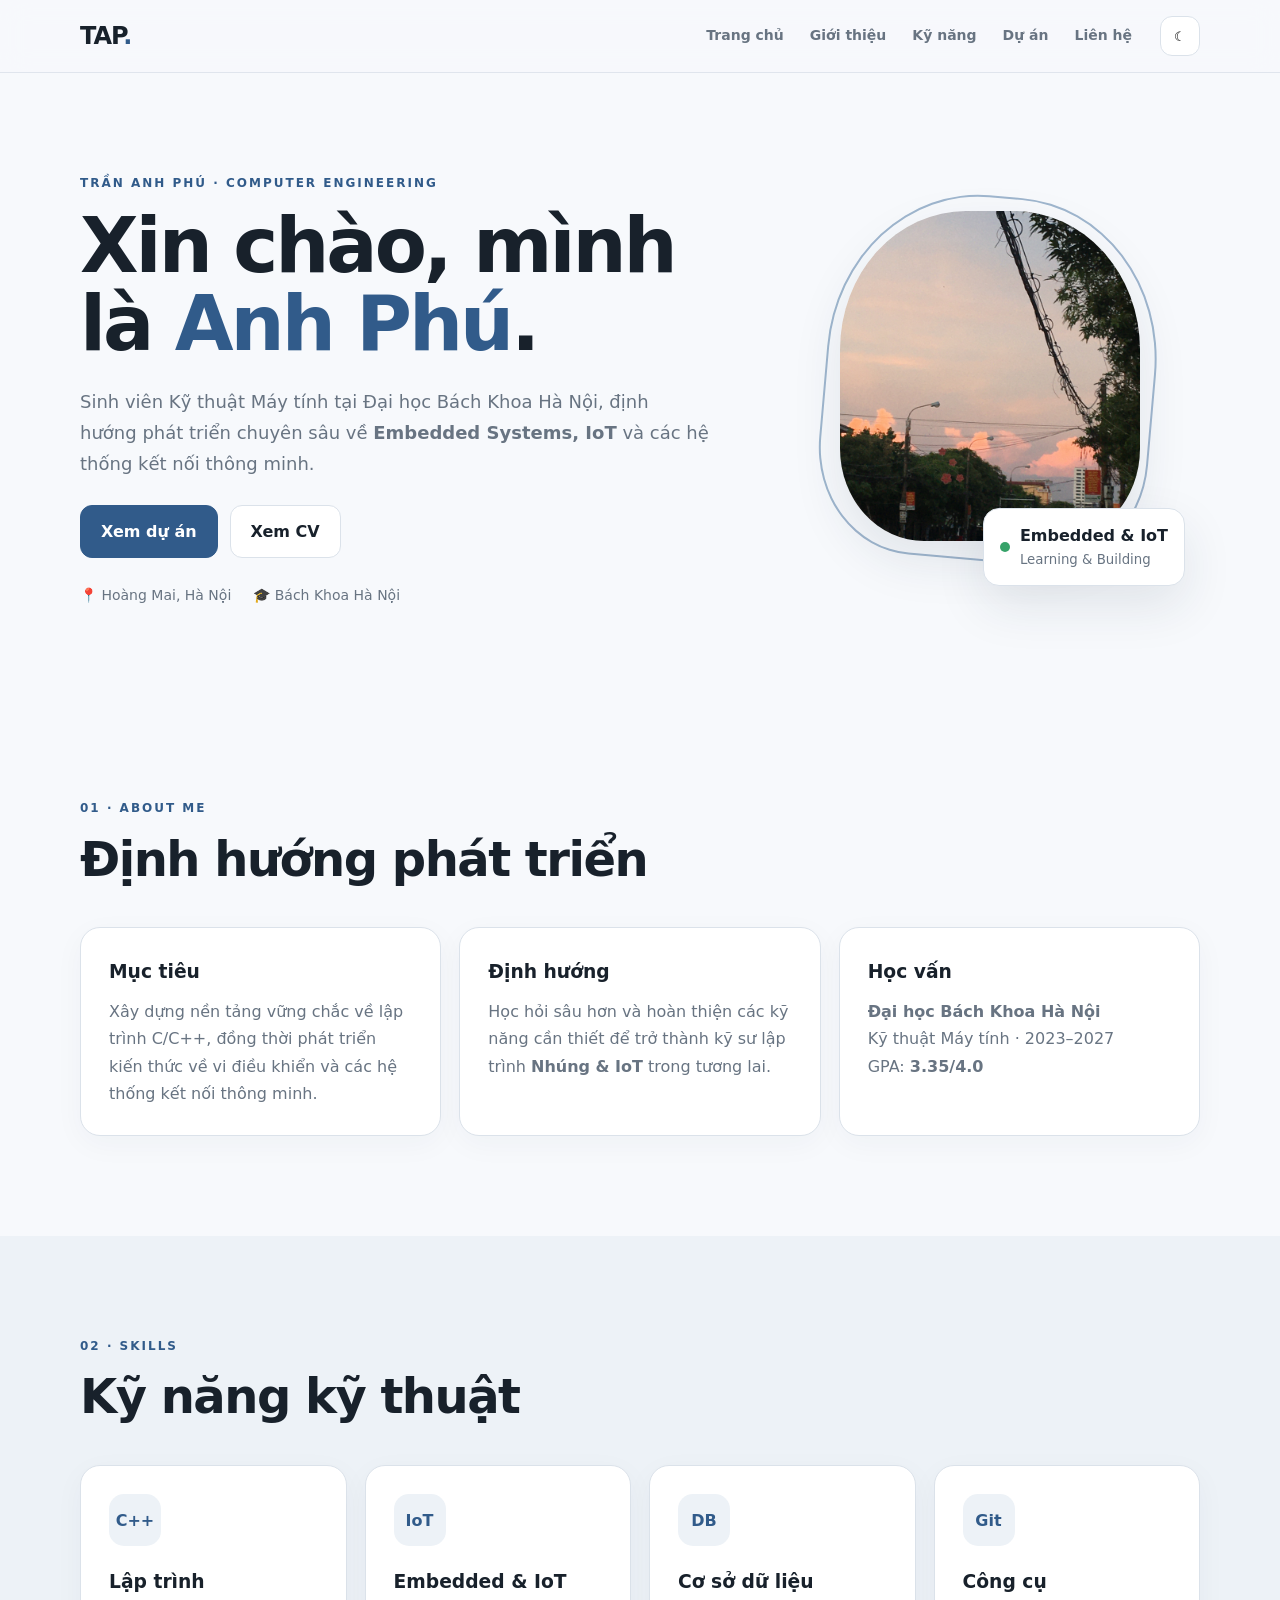
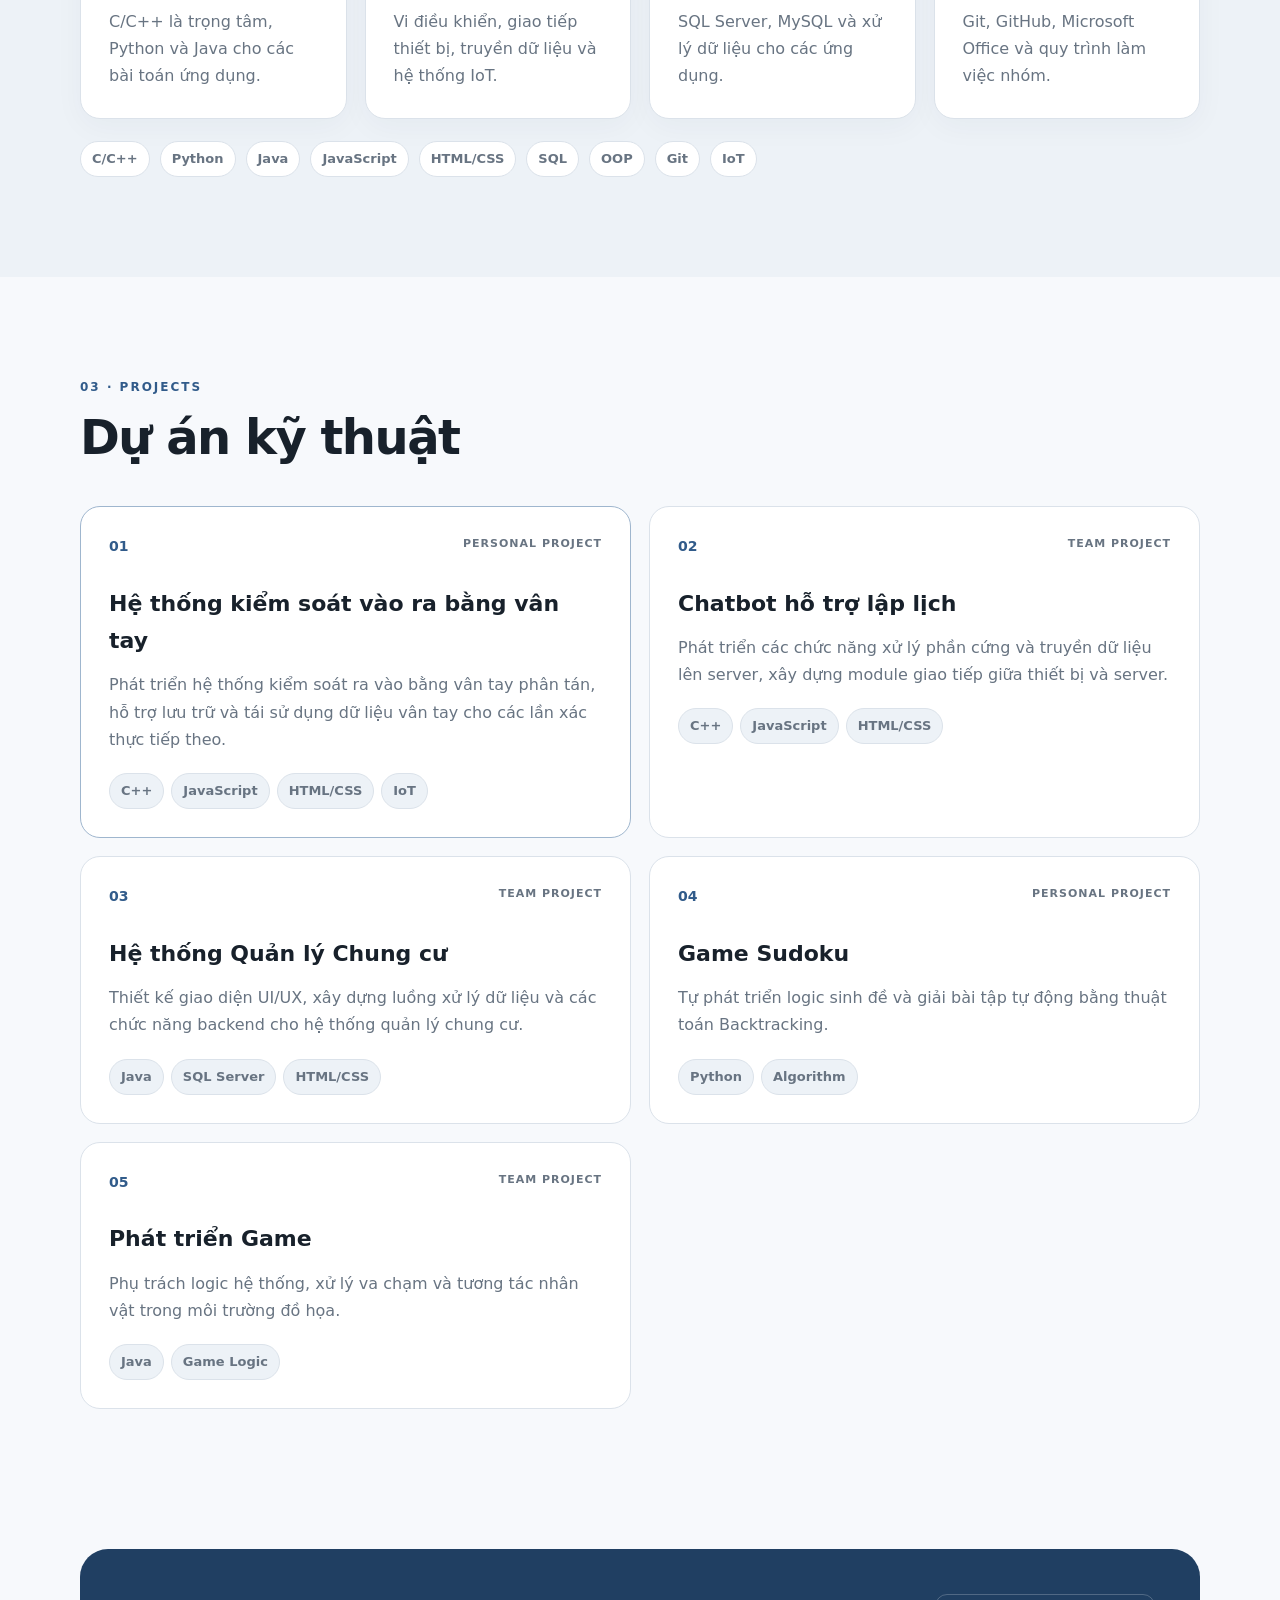
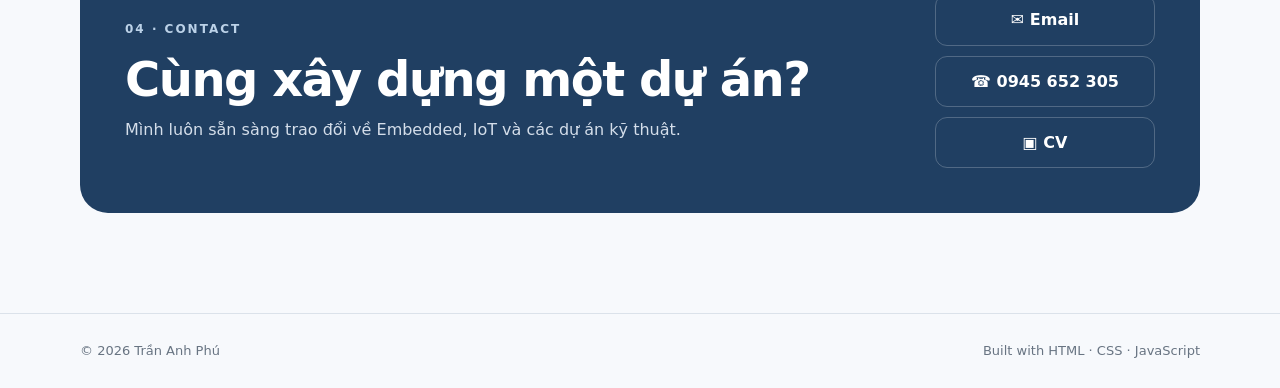
<file: index.html>
<!DOCTYPE html>
<html lang="vi">
<head>
  <meta charset="UTF-8">
  <meta name="viewport" content="width=device-width, initial-scale=1.0">
  <meta name="description" content="Portfolio cá nhân của Trần Anh Phú - Sinh viên Kỹ thuật Máy tính, Embedded & IoT.">
  <title>Trần Anh Phú | Embedded & IoT</title>
  <link rel="stylesheet" href="style.css">
</head>
<body>
  <header class="header">
    <div class="container nav">
      <a class="logo" href="#home">TAP<span>.</span></a>

      <nav id="navMenu">
        <a href="#home">Trang chủ</a>
        <a href="#about">Giới thiệu</a>
        <a href="#skills">Kỹ năng</a>
        <a href="#projects">Dự án</a>
        <a href="#contact">Liên hệ</a>
      </nav>

      <button id="themeBtn" class="theme-btn" aria-label="Đổi giao diện">☾</button>
      <button id="menuBtn" class="menu-btn" aria-label="Mở menu">☰</button>
    </div>
  </header>

  <main>
    <section id="home" class="hero">
      <div class="container hero-grid">
        <div class="hero-text reveal">
          <p class="eyebrow">TRẦN ANH PHÚ · COMPUTER ENGINEERING</p>
          <h1>Xin chào, mình là <span>Anh Phú</span>.</h1>
          <p class="hero-desc">
            Sinh viên Kỹ thuật Máy tính tại Đại học Bách Khoa Hà Nội,
            định hướng phát triển chuyên sâu về <strong>Embedded Systems, IoT</strong>
            và các hệ thống kết nối thông minh.
          </p>

          <div class="hero-actions">
            <a class="btn primary" href="#projects">Xem dự án</a>
            <a class="btn secondary" href="assets/cv.png" target="_blank">Xem CV</a>
          </div>

          <div class="quick-info">
            <span>📍 Hoàng Mai, Hà Nội</span>
            <span>🎓 Bách Khoa Hà Nội</span>
          </div>
        </div>

        <div class="hero-photo reveal">
          <div class="photo-ring"></div>
          <img src="assets/profile.jpg" alt="Ảnh đại diện Trần Anh Phú">
          <div class="floating-card">
            <span class="dot"></span>
            <div>
              <strong>Embedded & IoT</strong>
              <small>Learning & Building</small>
            </div>
          </div>
        </div>
      </div>
    </section>

    <section id="about" class="section">
      <div class="container">
        <div class="section-heading reveal">
          <p class="eyebrow">01 · ABOUT ME</p>
          <h2>Định hướng phát triển</h2>
        </div>

        <div class="about-grid">
          <div class="about-card reveal">
            <h3>Mục tiêu</h3>
            <p>
              Xây dựng nền tảng vững chắc về lập trình C/C++, đồng thời
              phát triển kiến thức về vi điều khiển và các hệ thống kết nối thông minh.
            </p>
          </div>
          <div class="about-card reveal">
            <h3>Định hướng</h3>
            <p>
              Học hỏi sâu hơn và hoàn thiện các kỹ năng cần thiết để trở thành
              kỹ sư lập trình <strong>Nhúng & IoT</strong> trong tương lai.
            </p>
          </div>
          <div class="about-card reveal">
            <h3>Học vấn</h3>
            <p>
              <strong>Đại học Bách Khoa Hà Nội</strong><br>
              Kỹ thuật Máy tính · 2023–2027<br>
              GPA: <strong>3.35/4.0</strong>
            </p>
          </div>
        </div>
      </div>
    </section>

    <section id="skills" class="section section-alt">
      <div class="container">
        <div class="section-heading reveal">
          <p class="eyebrow">02 · SKILLS</p>
          <h2>Kỹ năng kỹ thuật</h2>
        </div>

        <div class="skills-grid">
          <article class="skill-card reveal">
            <div class="skill-icon">C++</div>
            <h3>Lập trình</h3>
            <p>C/C++ là trọng tâm, Python và Java cho các bài toán ứng dụng.</p>
          </article>

          <article class="skill-card reveal">
            <div class="skill-icon">IoT</div>
            <h3>Embedded & IoT</h3>
            <p>Vi điều khiển, giao tiếp thiết bị, truyền dữ liệu và hệ thống IoT.</p>
          </article>

          <article class="skill-card reveal">
            <div class="skill-icon">DB</div>
            <h3>Cơ sở dữ liệu</h3>
            <p>SQL Server, MySQL và xử lý dữ liệu cho các ứng dụng.</p>
          </article>

          <article class="skill-card reveal">
            <div class="skill-icon">Git</div>
            <h3>Công cụ</h3>
            <p>Git, GitHub, Microsoft Office và quy trình làm việc nhóm.</p>
          </article>
        </div>

        <div class="tags reveal">
          <span>C/C++</span><span>Python</span><span>Java</span>
          <span>JavaScript</span><span>HTML/CSS</span><span>SQL</span>
          <span>OOP</span><span>Git</span><span>IoT</span>
        </div>
      </div>
    </section>

    <section id="projects" class="section">
      <div class="container">
        <div class="section-heading reveal">
          <p class="eyebrow">03 · PROJECTS</p>
          <h2>Dự án kỹ thuật</h2>
        </div>

        <div class="projects-grid">
          <article class="project-card featured reveal">
            <div class="project-top">
              <span class="project-number">01</span>
              <span class="project-type">PERSONAL PROJECT</span>
            </div>
            <h3>Hệ thống kiểm soát vào ra bằng vân tay</h3>
            <p>
              Phát triển hệ thống kiểm soát ra vào bằng vân tay phân tán,
              hỗ trợ lưu trữ và tái sử dụng dữ liệu vân tay cho các lần xác thực tiếp theo.
            </p>
            <div class="project-tags"><span>C++</span><span>JavaScript</span><span>HTML/CSS</span><span>IoT</span></div>
          </article>

          <article class="project-card reveal">
            <div class="project-top">
              <span class="project-number">02</span>
              <span class="project-type">TEAM PROJECT</span>
            </div>
            <h3>Chatbot hỗ trợ lập lịch</h3>
            <p>
              Phát triển các chức năng xử lý phần cứng và truyền dữ liệu lên server,
              xây dựng module giao tiếp giữa thiết bị và server.
            </p>
            <div class="project-tags"><span>C++</span><span>JavaScript</span><span>HTML/CSS</span></div>
          </article>

          <article class="project-card reveal">
            <div class="project-top">
              <span class="project-number">03</span>
              <span class="project-type">TEAM PROJECT</span>
            </div>
            <h3>Hệ thống Quản lý Chung cư</h3>
            <p>
              Thiết kế giao diện UI/UX, xây dựng luồng xử lý dữ liệu và
              các chức năng backend cho hệ thống quản lý chung cư.
            </p>
            <div class="project-tags"><span>Java</span><span>SQL Server</span><span>HTML/CSS</span></div>
          </article>

          <article class="project-card reveal">
            <div class="project-top">
              <span class="project-number">04</span>
              <span class="project-type">PERSONAL PROJECT</span>
            </div>
            <h3>Game Sudoku</h3>
            <p>
              Tự phát triển logic sinh đề và giải bài tập tự động
              bằng thuật toán Backtracking.
            </p>
            <div class="project-tags"><span>Python</span><span>Algorithm</span></div>
          </article>

          <article class="project-card reveal">
            <div class="project-top">
              <span class="project-number">05</span>
              <span class="project-type">TEAM PROJECT</span>
            </div>
            <h3>Phát triển Game</h3>
            <p>
              Phụ trách logic hệ thống, xử lý va chạm và tương tác nhân vật
              trong môi trường đồ họa.
            </p>
            <div class="project-tags"><span>Java</span><span>Game Logic</span></div>
          </article>
        </div>
      </div>
    </section>

    <section id="contact" class="section contact-section">
      <div class="container">
        <div class="contact-box reveal">
          <div>
            <p class="eyebrow">04 · CONTACT</p>
            <h2>Cùng xây dựng một dự án?</h2>
            <p>Mình luôn sẵn sàng trao đổi về Embedded, IoT và các dự án kỹ thuật.</p>
          </div>

          <div class="contact-links">
            <a href="mailto:anhphunh25112005@gmail.com">✉ Email</a>
            <a href="tel:0945652305">☎ 0945 652 305</a>
            <a href="assets/cv.png" target="_blank">▣ CV</a>
          </div>
        </div>
      </div>
    </section>
  </main>

  <footer>
    <div class="container footer-inner">
      <span>© 2026 Trần Anh Phú</span>
      <span>Built with HTML · CSS · JavaScript</span>
    </div>
  </footer>

  <script src="script.js"></script>
</body>
</html>
</file>
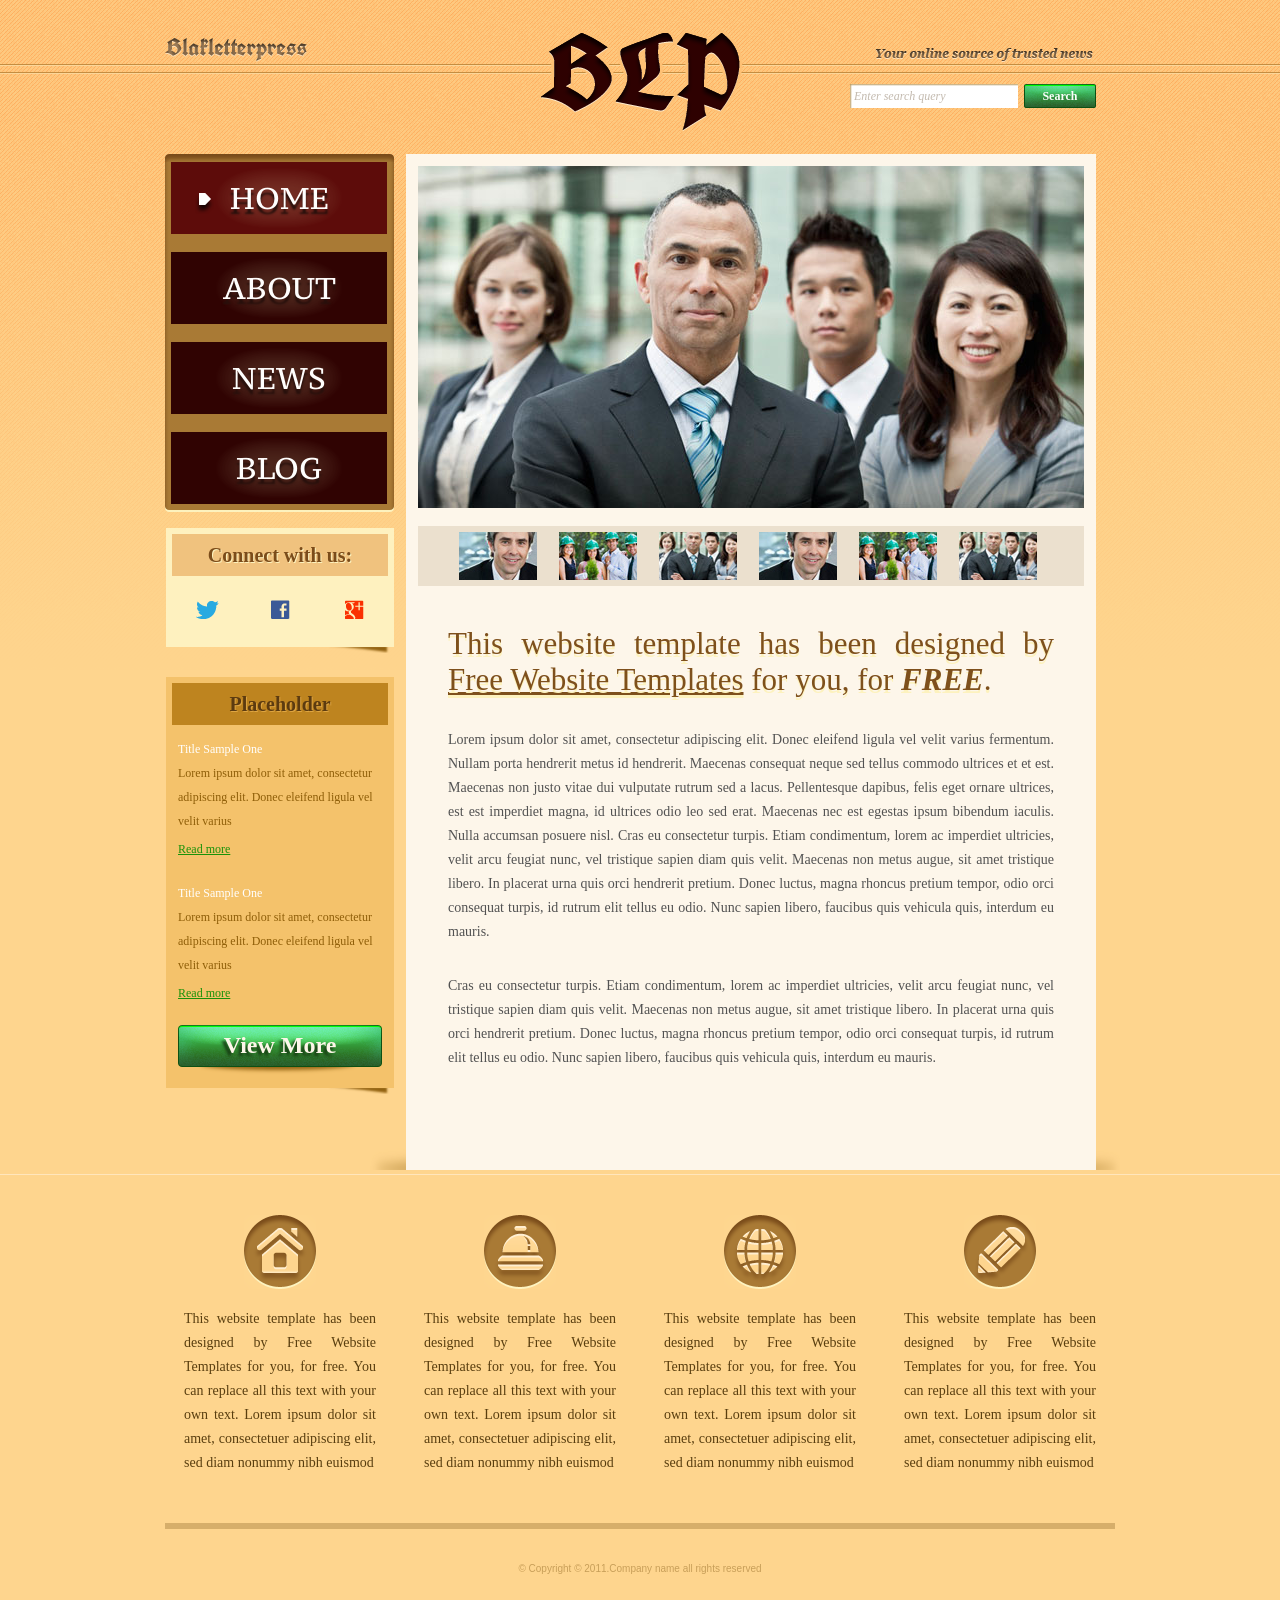
<file: Assigment2/index.html>
<!DOCTYPE html>
<!-- Website template by freewebsitetemplates.com -->
<html>
<head>
	<meta charset="UTF-8">
	<title>Blakletterpress Website Template</title>
	<link rel="stylesheet" href="css/style.css" type="text/css">
</head>
<body>
	<div id="page">
		<div id="header">
			<div id="motto">
				<a href="index.html" class="sitename"><img src="images/blakletterpress.png" height="24" width="142" alt="SiteName"></a>
				<p>
					<img src="images/header-text.png" height="14" width="218" alt="Text">
				</p>
			</div>
			<div id="logo">
				<a href="index.html"><img src="images/logo.png" alt="LOGO"></a>
			</div>
			<div id="searchbar">
				<form action="#" method="post">
					<input type="text" value="Enter search query" class="txtfield" onBlur="javascript:if(this.value==''){this.value=this.defaultValue;}" onFocus="javascript:if(this.value==this.defaultValue){this.value='';}">
					<input type="submit" value="Search" class="btn">
				</form>
			</div>
		</div>
		<div id="contents">
			<div id="main">
				<div id="gallery">
					<div>
						<img src="images/team-large.jpg" alt="Img">
					</div>
					<ul>
						<li>
							<img src="images/smiling.jpg" alt="Img">
						</li>
						<li>
							<img src="images/ecofriends.jpg" alt="Img">
						</li>
						<li>
							<img src="images/team.jpg" alt="Img">
						</li>
						<li>
							<img src="images/smiling.jpg" alt="Img">
						</li>
						<li>
							<img src="images/ecofriends.jpg" alt="Img">
						</li>
						<li>
							<img src="images/team.jpg" alt="Img">
						</li>
					</ul>
				</div>
				<div class="body">
					<h1>This website template has been designed by <a href="http://www.freewebsitetemplates.com/">Free Website Templates</a> for you, for <em>free</em>.</h1>
					<p>
						Lorem ipsum dolor sit amet, consectetur adipiscing elit. Donec eleifend ligula vel velit varius fermentum. Nullam porta hendrerit metus id hendrerit. Maecenas consequat neque sed tellus commodo ultrices et et est. Maecenas non justo vitae dui vulputate rutrum sed a lacus. Pellentesque dapibus, felis eget ornare ultrices, est est imperdiet magna, id ultrices odio leo sed erat. Maecenas nec est egestas ipsum bibendum iaculis. Nulla accumsan posuere nisl. Cras eu consectetur turpis. Etiam condimentum, lorem ac imperdiet ultricies, velit arcu feugiat nunc, vel tristique sapien diam quis velit. Maecenas non metus augue, sit amet tristique libero. In placerat urna quis orci hendrerit pretium. Donec luctus, magna rhoncus pretium tempor, odio orci consequat turpis, id rutrum elit tellus eu odio. Nunc sapien libero, faucibus quis vehicula quis, interdum eu mauris.
					</p>
					<p>
						Cras eu consectetur turpis. Etiam condimentum, lorem ac imperdiet ultricies, velit arcu feugiat nunc, vel tristique sapien diam quis velit. Maecenas non metus augue, sit amet tristique libero. In placerat urna quis orci hendrerit pretium. Donec luctus, magna rhoncus pretium tempor, odio orci consequat turpis, id rutrum elit tellus eu odio. Nunc sapien libero, faucibus quis vehicula quis, interdum eu mauris.
					</p>
				</div>
			</div>
			<div id="sidebar">
				<div id="navigation">
					<div>
						<ul>
							<li class="selected">
								<a href="index.html">Home</a>
							</li>
							<li>
								<a href="about.html">About</a>
							</li>
							<li>
								<a href="news.html">News</a>
							</li>
							<li>
								<a href="blog.html">Blog</a>
							</li>
						</ul>
					</div>
				</div>
				<div class="section">
					<div id="connect">
						<h2>Connect with us:</h2>
						<a href="http://freewebsitetemplates.com/go/twitter/" target="_blank" class="twitter"></a> <a href="http://freewebsitetemplates.com/go/facebook/" target="_blank" class="facebook"></a> <a href="http://freewebsitetemplates.com/go/googleplus/" target="_blank" class="googleplus"></a>
					</div>
				</div>
				<div class="section">
					<div id="posts">
						<h2>Placeholder</h2>
						<ul>
							<li>
								<h5>Title Sample One</h5>
								<p>
									Lorem ipsum dolor sit amet, consectetur adipiscing elit. Donec eleifend ligula vel velit varius
								</p>
								<a href="news.html" class="more">Read more</a>
							</li>
							<li>
								<h5>Title Sample One</h5>
								<p>
									Lorem ipsum dolor sit amet, consectetur adipiscing elit. Donec eleifend ligula vel velit varius
								</p>
								<a href="news.html" class="more">Read more</a>
							</li>
						</ul>
						<a href="news.html" class="btn2">View More</a>
					</div>
				</div>
			</div>
		</div>
		<div id="footer">
			<div>
				<ul id="featured">
					<li>
						<a href="index.html" class="home"></a>
						<p>
							This website template has been designed by Free Website Templates for you, for free. You can replace all this text with your own text. Lorem ipsum dolor sit amet, consectetuer adipiscing elit, sed diam nonummy nibh euismod
						</p>
					</li>
					<li>
						<a href="index.html" class="bell"></a>
						<p>
							This website template has been designed by Free Website Templates for you, for free. You can replace all this text with your own text. Lorem ipsum dolor sit amet, consectetuer adipiscing elit, sed diam nonummy nibh euismod
						</p>
					</li>
					<li>
						<a href="index.html" class="globe"></a>
						<p>
							This website template has been designed by Free Website Templates for you, for free. You can replace all this text with your own text. Lorem ipsum dolor sit amet, consectetuer adipiscing elit, sed diam nonummy nibh euismod
						</p>
					</li>
					<li>
						<a href="index.html" class="pencil"></a>
						<p>
							This website template has been designed by Free Website Templates for you, for free. You can replace all this text with your own text. Lorem ipsum dolor sit amet, consectetuer adipiscing elit, sed diam nonummy nibh euismod
						</p>
					</li>
				</ul>
				<p id="footnote">
					© Copyright © 2011.Company name all rights reserved
				</p>
			</div>
		</div>
	</div>
</body>
</html>
</file>
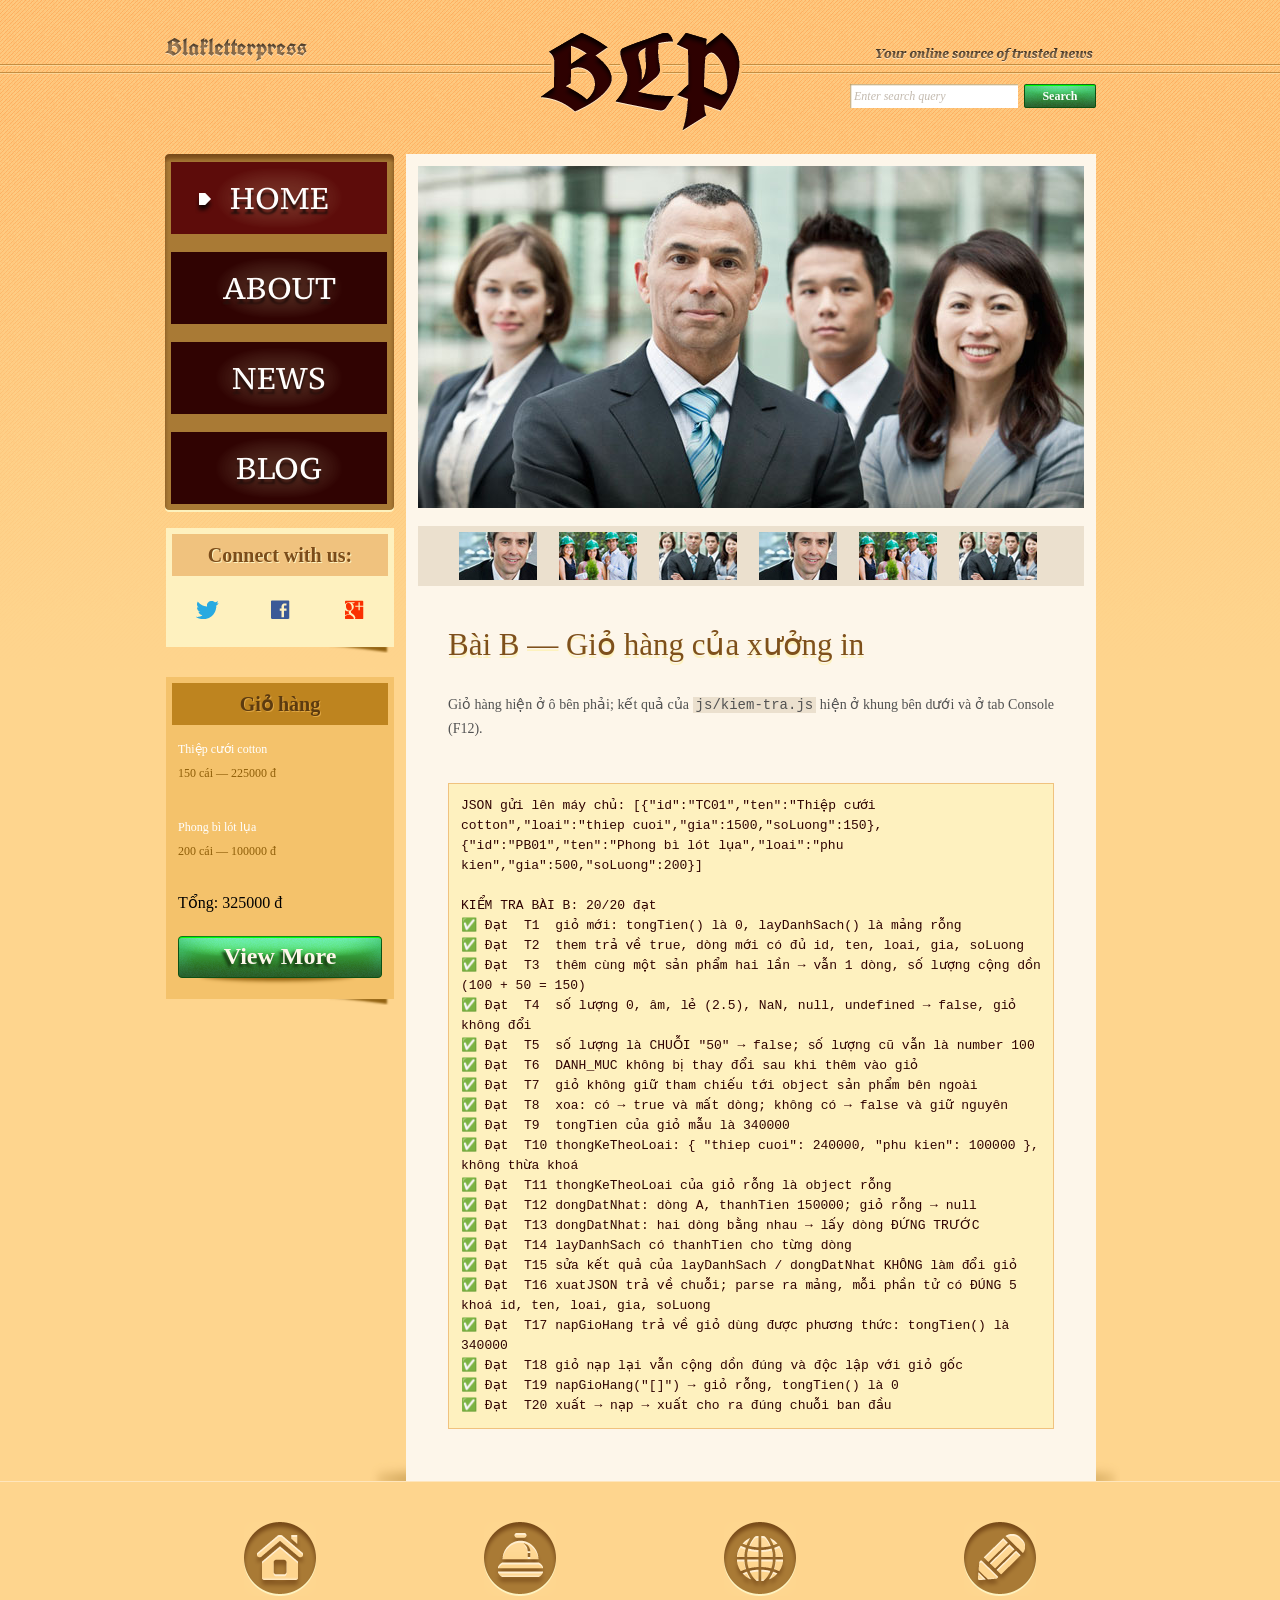
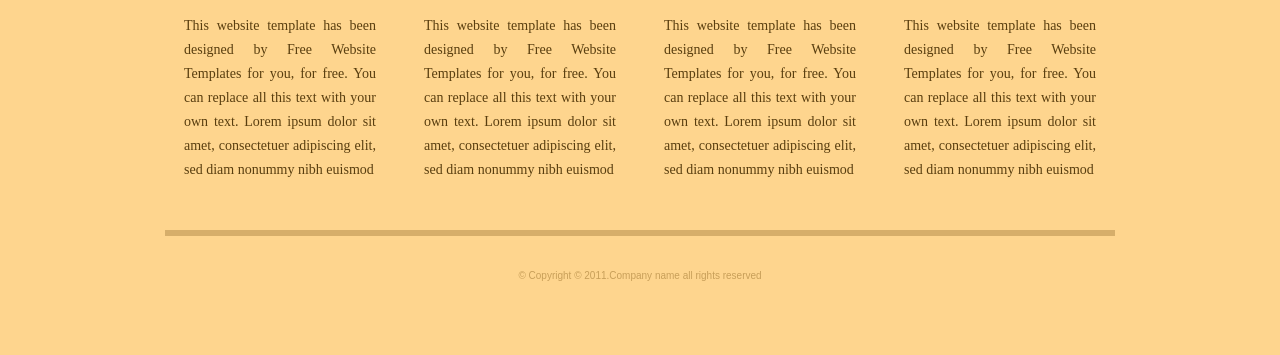
<file: Assignment4/BT2/index.html>
<!DOCTYPE html>
<!-- Website template by freewebsitetemplates.com -->
<html>
<head>
	<meta charset="UTF-8">
	<title>Bài B – Giỏ hàng | Blakletterpress</title>
	<link rel="stylesheet" href="css/style.css" type="text/css">
	<link rel="stylesheet" href="css/bai-js.css" type="text/css">
</head>
<body>
	<div id="page">
		<div id="header">
			<div id="motto">
				<a href="index.html" class="sitename"><img src="images/blakletterpress.png" height="24" width="142" alt="SiteName"></a>
				<p>
					<img src="images/header-text.png" height="14" width="218" alt="Text">
				</p>
			</div>
			<div id="logo">
				<a href="index.html"><img src="images/logo.png" alt="LOGO"></a>
			</div>
			<div id="searchbar">
				<form action="#" method="post">
					<input type="text" value="Enter search query" class="txtfield" onBlur="javascript:if(this.value==''){this.value=this.defaultValue;}" onFocus="javascript:if(this.value==this.defaultValue){this.value='';}">
					<input type="submit" value="Search" class="btn">
				</form>
			</div>
		</div>
		<div id="contents">
			<div id="main">
				<div id="gallery">
					<div>
						<img src="images/team-large.jpg" alt="Img">
					</div>
					<ul>
						<li>
							<img src="images/smiling.jpg" alt="Img">
						</li>
						<li>
							<img src="images/ecofriends.jpg" alt="Img">
						</li>
						<li>
							<img src="images/team.jpg" alt="Img">
						</li>
						<li>
							<img src="images/smiling.jpg" alt="Img">
						</li>
						<li>
							<img src="images/ecofriends.jpg" alt="Img">
						</li>
						<li>
							<img src="images/team.jpg" alt="Img">
						</li>
					</ul>
				</div>
				<div class="body">
					<h1>Bài B — Giỏ hàng của xưởng in</h1>
					<p>
						Giỏ hàng hiện ở ô bên phải; kết quả của <code>js/kiem-tra.js</code> hiện ở khung bên dưới và ở tab Console (F12).
					</p>
					<pre id="ket-qua"></pre>
				</div>
			</div>
			<div id="sidebar">
				<div id="navigation">
					<div>
						<ul>
							<li class="selected">
								<a href="index.html">Home</a>
							</li>
							<li>
								<a href="about.html">About</a>
							</li>
							<li>
								<a href="news.html">News</a>
							</li>
							<li>
								<a href="blog.html">Blog</a>
							</li>
						</ul>
					</div>
				</div>
				<div class="section">
					<div id="connect">
						<h2>Connect with us:</h2>
						<a href="http://freewebsitetemplates.com/go/twitter/" target="_blank" class="twitter"></a> <a href="http://freewebsitetemplates.com/go/facebook/" target="_blank" class="facebook"></a> <a href="http://freewebsitetemplates.com/go/googleplus/" target="_blank" class="googleplus"></a>
					</div>
				</div>
				<div class="section">
					<div id="posts">
						<h2>Giỏ hàng</h2>
						<ul id="gio-hang">
							<li>
								<h5>Title Sample One</h5>
								<p>
									Lorem ipsum dolor sit amet, consectetur adipiscing elit. Donec eleifend ligula vel velit varius
								</p>
								<a href="news.html" class="more">Read more</a>
							</li>
							<li>
								<h5>Title Sample One</h5>
								<p>
									Lorem ipsum dolor sit amet, consectetur adipiscing elit. Donec eleifend ligula vel velit varius
								</p>
								<a href="news.html" class="more">Read more</a>
							</li>
						</ul>
						<a href="news.html" class="btn2">View More</a>
					</div>
				</div>
			</div>
		</div>
		<div id="footer">
			<div>
				<ul id="featured">
					<li>
						<a href="index.html" class="home"></a>
						<p>
							This website template has been designed by Free Website Templates for you, for free. You can replace all this text with your own text. Lorem ipsum dolor sit amet, consectetuer adipiscing elit, sed diam nonummy nibh euismod
						</p>
					</li>
					<li>
						<a href="index.html" class="bell"></a>
						<p>
							This website template has been designed by Free Website Templates for you, for free. You can replace all this text with your own text. Lorem ipsum dolor sit amet, consectetuer adipiscing elit, sed diam nonummy nibh euismod
						</p>
					</li>
					<li>
						<a href="index.html" class="globe"></a>
						<p>
							This website template has been designed by Free Website Templates for you, for free. You can replace all this text with your own text. Lorem ipsum dolor sit amet, consectetuer adipiscing elit, sed diam nonummy nibh euismod
						</p>
					</li>
					<li>
						<a href="index.html" class="pencil"></a>
						<p>
							This website template has been designed by Free Website Templates for you, for free. You can replace all this text with your own text. Lorem ipsum dolor sit amet, consectetuer adipiscing elit, sed diam nonummy nibh euismod
						</p>
					</li>
				</ul>
				<p id="footnote">
					© Copyright © 2011.Company name all rights reserved
				</p>
			</div>
		</div>
	</div>
	<script src="js/ho-tro.js"></script>
	<script src="js/bai-b-gio-hang.js"></script>
	<script src="js/kiem-tra.js"></script>
</body>
</html>
</file>
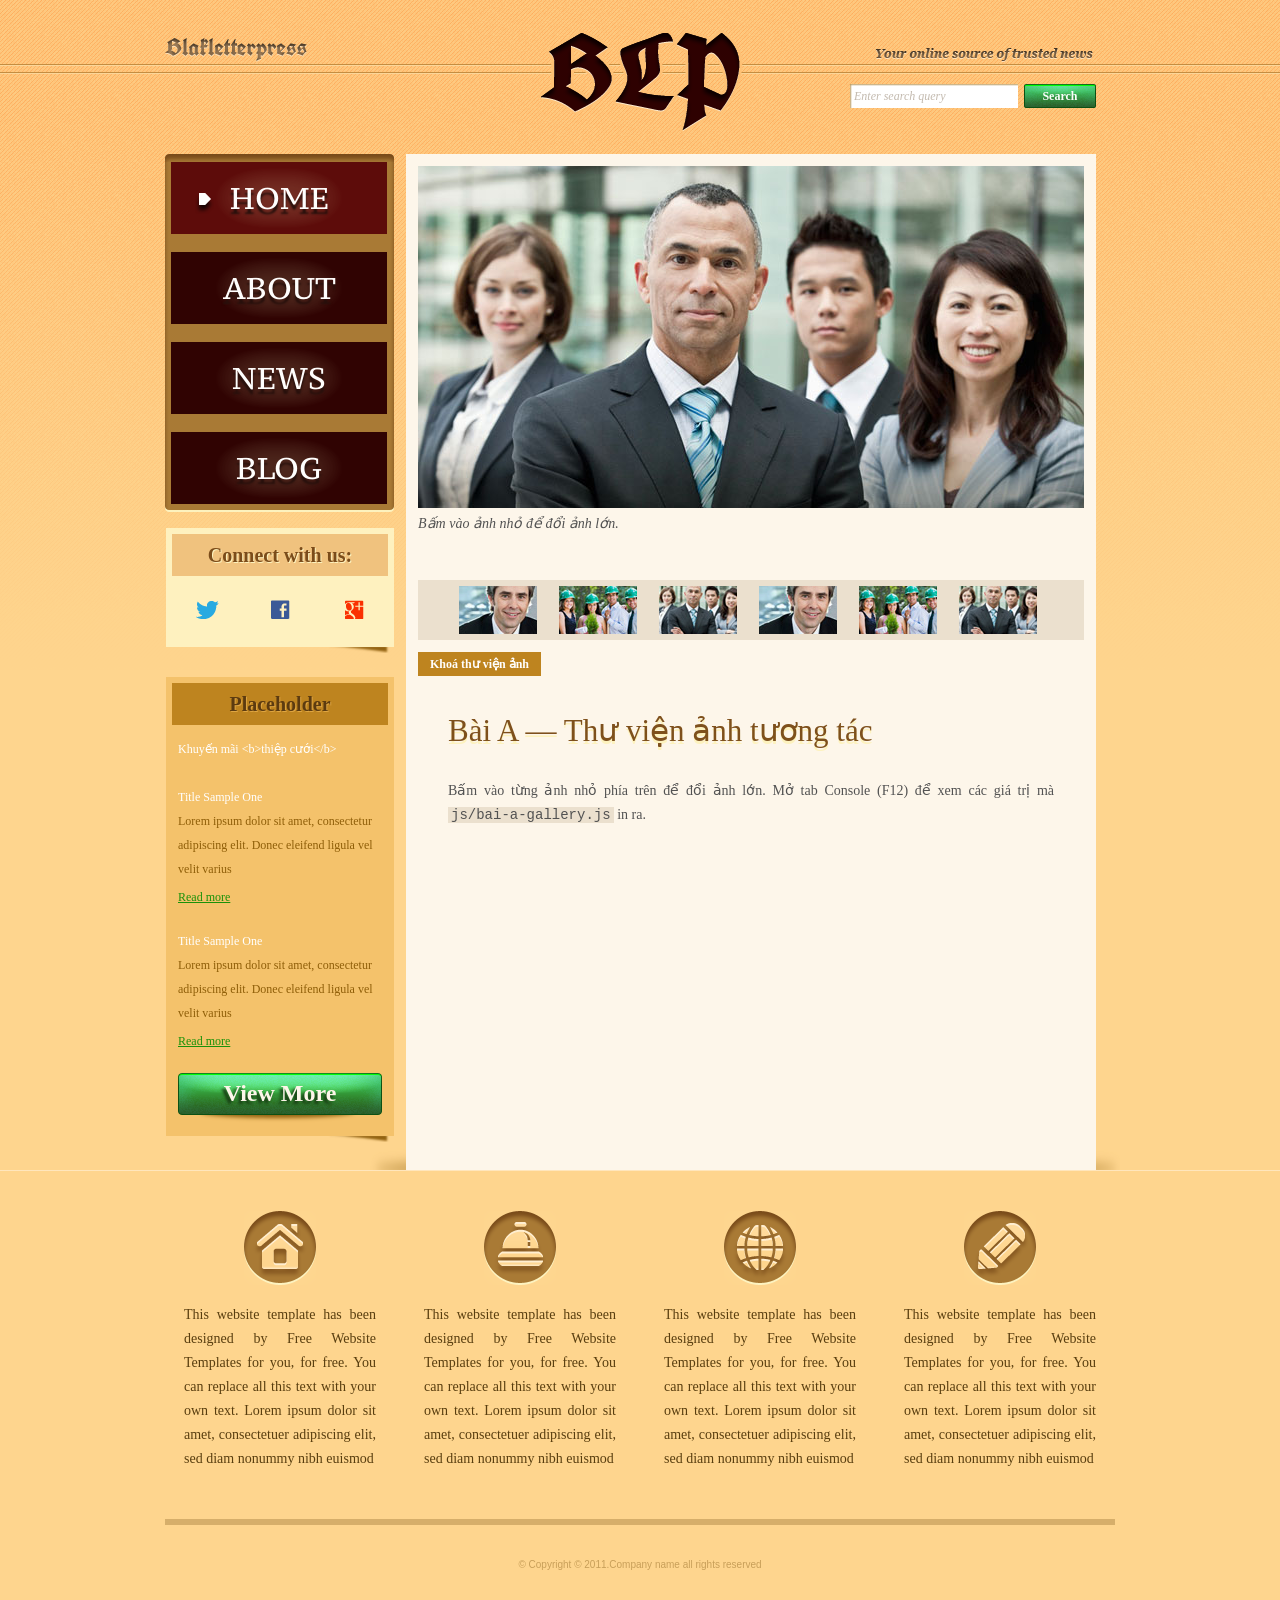
<file: Assignment4/BT3/index.html>
<!DOCTYPE html>
<!-- Website template by freewebsitetemplates.com -->
<html>
<head>
	<meta charset="UTF-8">
	<title>Bài A – Thư viện ảnh | Blakletterpress</title>
	<link rel="stylesheet" href="css/style.css" type="text/css">
	<link rel="stylesheet" href="css/bai-js.css" type="text/css">
</head>
<body>
	<div id="page">
		<div id="header">
			<div id="motto">
				<a href="index.html" class="sitename"><img src="images/blakletterpress.png" height="24" width="142" alt="SiteName"></a>
				<p>
					<img src="images/header-text.png" height="14" width="218" alt="Text">
				</p>
			</div>
			<div id="logo">
				<a href="index.html"><img src="images/logo.png" alt="LOGO"></a>
			</div>
			<div id="searchbar">
				<form action="#" method="post">
					<input type="text" id="o-tim-kiem" value="Enter search query" class="txtfield">
					<input type="submit" value="Search" class="btn">
				</form>
			</div>
		</div>
		<div id="contents">
			<div id="main">
				<div id="gallery">
					<div>
						<img src="images/team-large.jpg" alt="Img">
					</div>
					<ul>
						<li>
							<img src="images/smiling.jpg" alt="meeting">
						</li>
						<li>
							<img src="images/ecofriends.jpg" alt="team-large">
						</li>
						<li>
							<img src="images/team.jpg" alt="team-large">
						</li>
						<li>
							<img src="images/smiling.jpg" alt="meeting">
						</li>
						<li>
							<img src="images/ecofriends.jpg" alt="team-large">
						</li>
						<li>
							<img src="images/team.jpg" alt="team-large">
						</li>
					</ul>
					<button type="button" id="nut-khoa">Khoá thư viện ảnh</button>
				</div>
				<div class="body">
					<h1>Bài A — Thư viện ảnh tương tác</h1>
					<p>
						Bấm vào từng ảnh nhỏ phía trên để đổi ảnh lớn. Mở tab Console (F12) để xem các giá trị mà <code>js/bai-a-gallery.js</code> in ra.
					</p>
				</div>
			</div>
			<div id="sidebar">
				<div id="navigation">
					<div>
						<ul>
							<li class="selected">
								<a href="index.html">Home</a>
							</li>
							<li>
								<a href="about.html">About</a>
							</li>
							<li>
								<a href="news.html">News</a>
							</li>
							<li>
								<a href="blog.html">Blog</a>
							</li>
						</ul>
					</div>
				</div>
				<div class="section">
					<div id="connect">
						<h2>Connect with us:</h2>
						<a href="http://freewebsitetemplates.com/go/twitter/" target="_blank" class="twitter"></a> <a href="http://freewebsitetemplates.com/go/facebook/" target="_blank" class="facebook"></a> <a href="http://freewebsitetemplates.com/go/googleplus/" target="_blank" class="googleplus"></a>
					</div>
				</div>
				<div class="section">
					<div id="posts">
						<h2>Placeholder</h2>
						<ul>
							<li>
								<h5>Title Sample One</h5>
								<p>
									Lorem ipsum dolor sit amet, consectetur adipiscing elit. Donec eleifend ligula vel velit varius
								</p>
								<a href="news.html" class="more">Read more</a>
							</li>
							<li>
								<h5>Title Sample One</h5>
								<p>
									Lorem ipsum dolor sit amet, consectetur adipiscing elit. Donec eleifend ligula vel velit varius
								</p>
								<a href="news.html" class="more">Read more</a>
							</li>
						</ul>
						<a href="news.html" class="btn2">View More</a>
					</div>
				</div>
			</div>
		</div>
		<div id="footer">
			<div>
				<ul id="featured">
					<li>
						<a href="index.html" class="home"></a>
						<p>
							This website template has been designed by Free Website Templates for you, for free. You can replace all this text with your own text. Lorem ipsum dolor sit amet, consectetuer adipiscing elit, sed diam nonummy nibh euismod
						</p>
					</li>
					<li>
						<a href="index.html" class="bell"></a>
						<p>
							This website template has been designed by Free Website Templates for you, for free. You can replace all this text with your own text. Lorem ipsum dolor sit amet, consectetuer adipiscing elit, sed diam nonummy nibh euismod
						</p>
					</li>
					<li>
						<a href="index.html" class="globe"></a>
						<p>
							This website template has been designed by Free Website Templates for you, for free. You can replace all this text with your own text. Lorem ipsum dolor sit amet, consectetuer adipiscing elit, sed diam nonummy nibh euismod
						</p>
					</li>
					<li>
						<a href="index.html" class="pencil"></a>
						<p>
							This website template has been designed by Free Website Templates for you, for free. You can replace all this text with your own text. Lorem ipsum dolor sit amet, consectetuer adipiscing elit, sed diam nonummy nibh euismod
						</p>
					</li>
				</ul>
				<p id="footnote">
					© Copyright © 2011.Company name all rights reserved
				</p>
			</div>
		</div>
	</div>
	<script src="js/bai-a-gallery.js"></script>
</body>
</html>
</file>
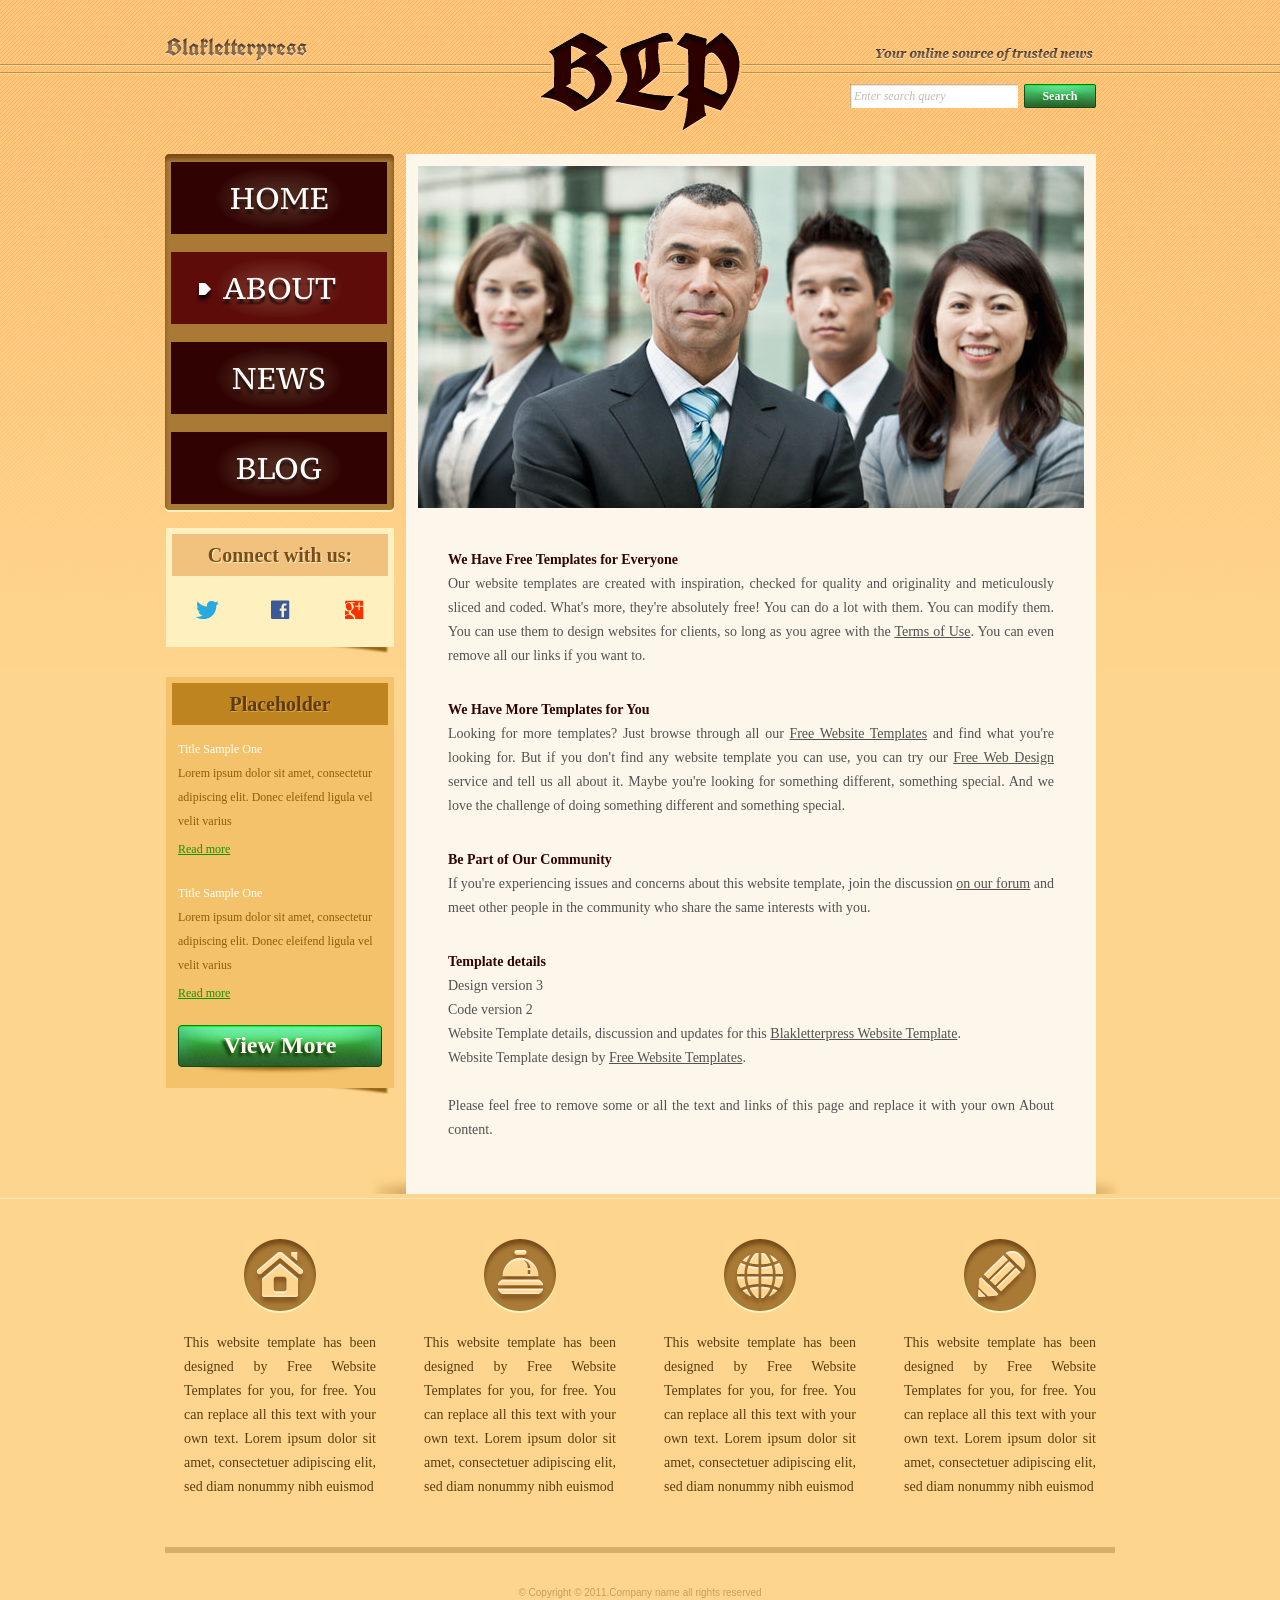
<file: Assigment2/about.html>
<!DOCTYPE html>
<!-- Website template by freewebsitetemplates.com -->
<html>
<head>
	<meta charset="UTF-8">
	<title>About - Blakletterpress Website Template</title>
	<link rel="stylesheet" href="css/style.css" type="text/css">
</head>
<body>
	<div id="page">
		<div id="header">
			<div id="motto">
				<a href="index.html" class="sitename"><img src="images/blakletterpress.png" height="24" width="142" alt="SiteName"></a>
				<p>
					<img src="images/header-text.png" height="14" width="218" alt="Text">
				</p>
			</div>
			<div id="logo">
				<a href="index.html"><img src="images/logo.png" alt="LOGO"></a>
			</div>
			<div id="searchbar">
				<form action="#" method="post">
					<input type="text" value="Enter search query" class="txtfield" onBlur="javascript:if(this.value==''){this.value=this.defaultValue;}" onFocus="javascript:if(this.value==this.defaultValue){this.value='';}">
					<input type="submit" value="Search" class="btn">
				</form>
			</div>
		</div>
		<div id="contents">
			<div id="main">
				<div id="gallery">
					<div>
						<img src="images/team-large.jpg" alt="Img">
					</div>
				</div>
				<div id="about" class="body">
					<h4>We Have Free Templates for Everyone</h4>
					<p>
						Our website templates are created with inspiration, checked for quality and originality and meticulously sliced and coded. What's more, they're absolutely free! You can do a lot with them. You can modify them. You can use them to design websites for clients, so long as you agree with the <a href="http://www.freewebsitetemplates.com/about/terms/">Terms of Use</a>. You can even remove all our links if you want to.
					</p>
					<h4>We Have More Templates for You</h4>
					<p>
						Looking for more templates? Just browse through all our <a href="http://www.freewebsitetemplates.com/">Free Website Templates</a> and find what you're looking for. But if you don't find any website template you can use, you can try our <a href="http://www.freewebsitetemplates.com/freewebdesign/">Free Web Design</a> service and tell us all about it. Maybe you're looking for something different, something special. And we love the challenge of doing something different and something special.
					</p>
					<h4>Be Part of Our Community</h4>
					<p>
						If you're experiencing issues and concerns about this website template, join the discussion <a href="http://www.freewebsitetemplates.com/forums/">on our forum</a> and meet other people in the community who share the same interests with you.
					</p>
					<h4>Template details</h4>
					<p>
						Design version 3<br> Code version 2<br> Website Template details, discussion and updates for this <a href="http://www.freewebsitetemplates.com/forums/f18/">Blakletterpress Website Template</a>.<br> Website Template design by <a href="http://www.freewebsitetemplates.com/">Free Website Templates</a>.<br><br> Please feel free to remove some or all the text and links of this page and replace it with your own About content.
					</p>
				</div>
			</div>
			<div id="sidebar">
				<div id="navigation">
					<div>
						<ul>
							<li>
								<a href="index.html">Home</a>
							</li>
							<li class="selected">
								<a href="about.html">About</a>
							</li>
							<li>
								<a href="news.html">News</a>
							</li>
							<li>
								<a href="blog.html">Blog</a>
							</li>
						</ul>
					</div>
				</div>
				<div class="section">
					<div id="connect">
						<h2>Connect with us:</h2>
						<a href="http://freewebsitetemplates.com/go/twitter/" target="_blank" class="twitter"></a> <a href="http://freewebsitetemplates.com/go/facebook/" target="_blank" class="facebook"></a> <a href="http://freewebsitetemplates.com/go/googleplus/" target="_blank" class="googleplus"></a>
					</div>
				</div>
				<div class="section">
					<div id="posts">
						<h2>Placeholder</h2>
						<ul>
							<li>
								<h5>Title Sample One</h5>
								<p>
									Lorem ipsum dolor sit amet, consectetur adipiscing elit. Donec eleifend ligula vel velit varius
								</p>
								<a href="news.html" class="more">Read more</a>
							</li>
							<li>
								<h5>Title Sample One</h5>
								<p>
									Lorem ipsum dolor sit amet, consectetur adipiscing elit. Donec eleifend ligula vel velit varius
								</p>
								<a href="news.html" class="more">Read more</a>
							</li>
						</ul>
						<a href="news.html" class="btn2">View More</a>
					</div>
				</div>
			</div>
		</div>
		<div id="footer">
			<div>
				<ul id="featured">
					<li>
						<a href="index.html" class="home"></a>
						<p>
							This website template has been designed by Free Website Templates for you, for free. You can replace all this text with your own text. Lorem ipsum dolor sit amet, consectetuer adipiscing elit, sed diam nonummy nibh euismod
						</p>
					</li>
					<li>
						<a href="index.html" class="bell"></a>
						<p>
							This website template has been designed by Free Website Templates for you, for free. You can replace all this text with your own text. Lorem ipsum dolor sit amet, consectetuer adipiscing elit, sed diam nonummy nibh euismod
						</p>
					</li>
					<li>
						<a href="index.html" class="globe"></a>
						<p>
							This website template has been designed by Free Website Templates for you, for free. You can replace all this text with your own text. Lorem ipsum dolor sit amet, consectetuer adipiscing elit, sed diam nonummy nibh euismod
						</p>
					</li>
					<li>
						<a href="index.html" class="pencil"></a>
						<p>
							This website template has been designed by Free Website Templates for you, for free. You can replace all this text with your own text. Lorem ipsum dolor sit amet, consectetuer adipiscing elit, sed diam nonummy nibh euismod
						</p>
					</li>
					</li>
				</ul>
				<p id="footnote">
					© Copyright © 2011.Company name all rights reserved
				</p>
			</div>
		</div>
	</div>
</body>
</html>
</file>
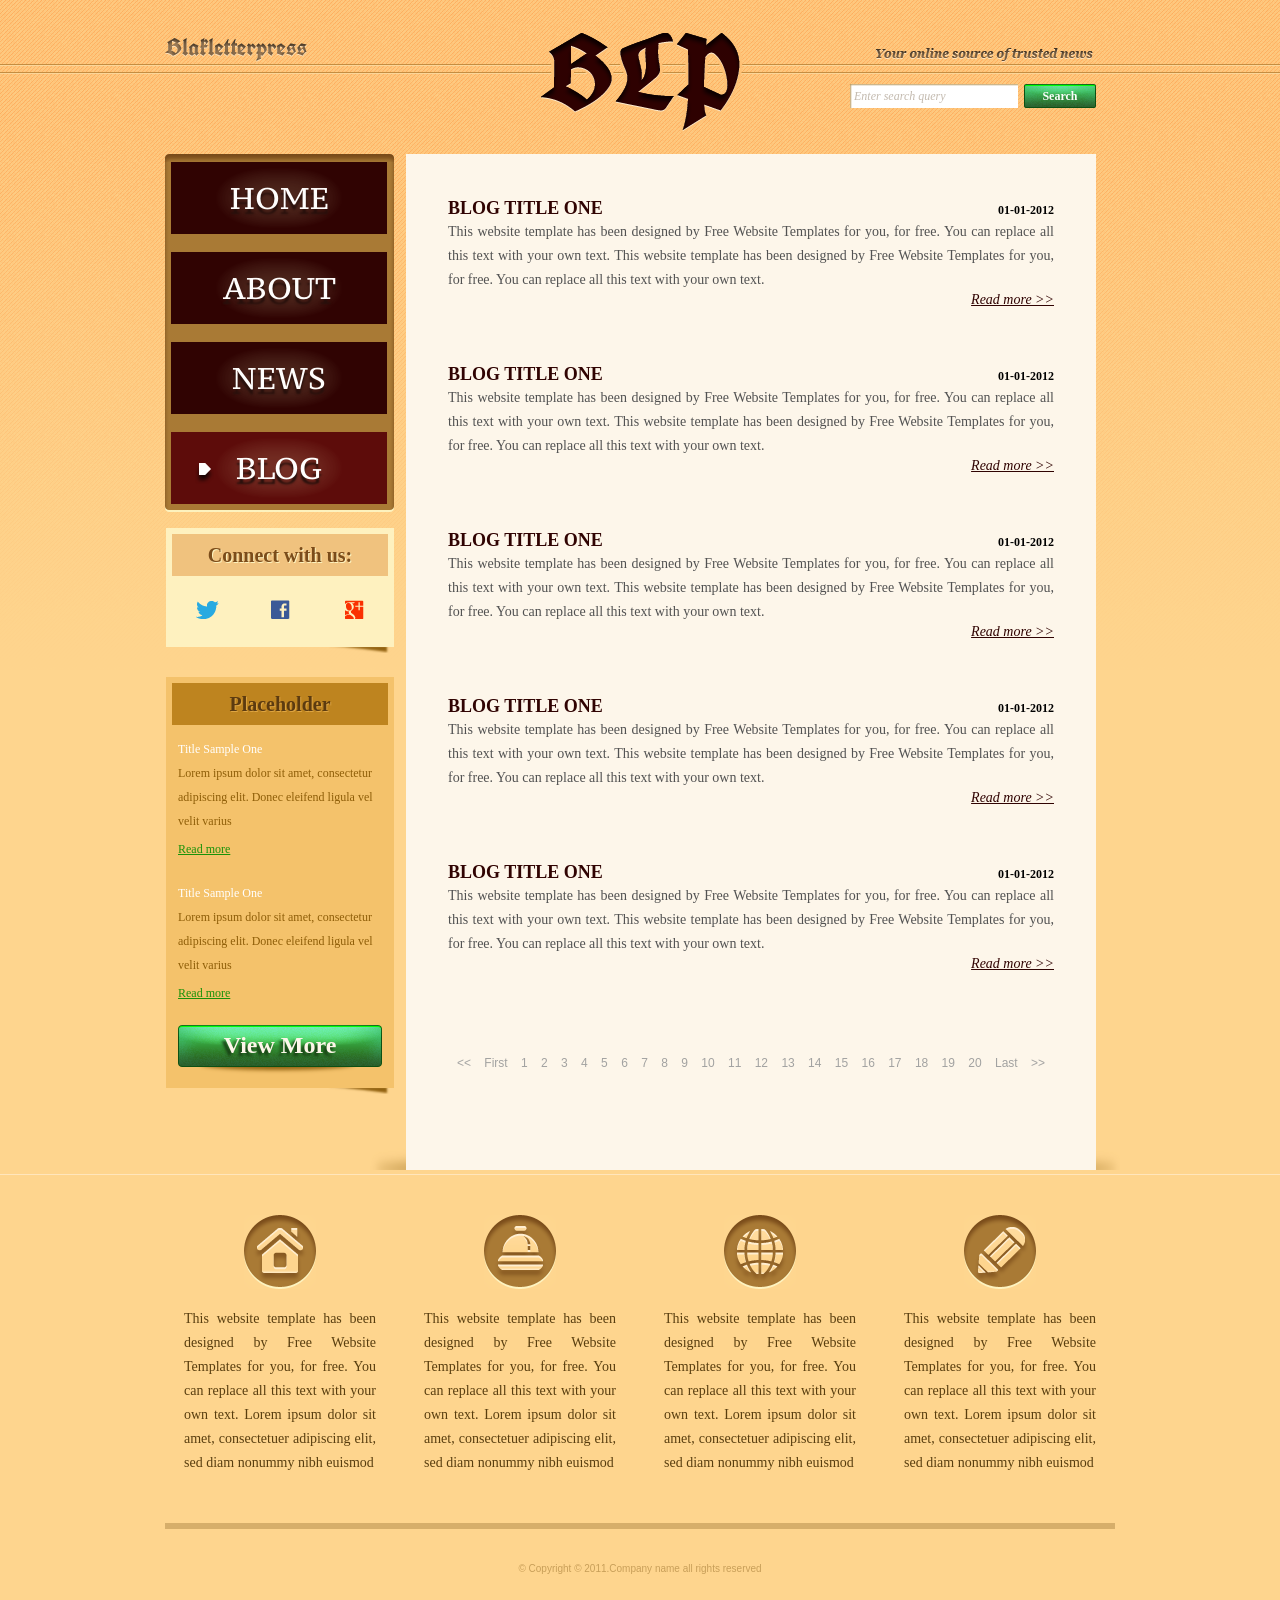
<file: Assigment2/blog.html>
<!DOCTYPE html>
<!-- Website template by freewebsitetemplates.com -->
<html>
<head>
	<meta charset="UTF-8">
	<title>Blog - Blakletterpress Website Template</title>
	<link rel="stylesheet" href="css/style.css" type="text/css">
</head>
<body>
	<div id="page">
		<div id="header">
			<div id="motto">
				<a href="index.html" class="sitename"><img src="images/blakletterpress.png" height="24" width="142" alt="SiteName"></a>
				<p>
					<img src="images/header-text.png" height="14" width="218" alt="Text">
				</p>
			</div>
			<div id="logo">
				<a href="index.html"><img src="images/logo.png" alt="LOGO"></a>
			</div>
			<div id="searchbar">
				<form action="#" method="post">
					<input type="text" value="Enter search query" class="txtfield" onBlur="javascript:if(this.value==''){this.value=this.defaultValue;}" onFocus="javascript:if(this.value==this.defaultValue){this.value='';}">
					<input type="submit" value="Search" class="btn">
				</form>
			</div>
		</div>
		<div id="contents">
			<div id="main">
				<div class="body">
					<ul id="list">
						<li>
							<span class="time">01-01-2012</span>
							<h3>BLOG TITLE ONE</h3>
							<p>
								This website template has been designed by Free Website Templates for you, for free. You can replace all this text with your own text. This website template has been designed by Free Website Templates for you, for free. You can replace all this text with your own text.
							</p>
							<a href="blog.html" class="more">Read more >></a>
						</li>
						<li>
							<span class="time">01-01-2012</span>
							<h3>BLOG TITLE ONE</h3>
							<p>
								This website template has been designed by Free Website Templates for you, for free. You can replace all this text with your own text. This website template has been designed by Free Website Templates for you, for free. You can replace all this text with your own text.
							</p>
							<a href="blog.html" class="more">Read more >></a>
						</li>
						<li>
							<span class="time">01-01-2012</span>
							<h3>BLOG TITLE ONE</h3>
							<p>
								This website template has been designed by Free Website Templates for you, for free. You can replace all this text with your own text. This website template has been designed by Free Website Templates for you, for free. You can replace all this text with your own text.
							</p>
							<a href="blog.html" class="more">Read more >></a>
						</li>
						<li>
							<span class="time">01-01-2012</span>
							<h3>BLOG TITLE ONE</h3>
							<p>
								This website template has been designed by Free Website Templates for you, for free. You can replace all this text with your own text. This website template has been designed by Free Website Templates for you, for free. You can replace all this text with your own text.
							</p>
							<a href="blog.html" class="more">Read more >></a>
						</li>
						<li>
							<span class="time">01-01-2012</span>
							<h3>BLOG TITLE ONE</h3>
							<p>
								This website template has been designed by Free Website Templates for you, for free. You can replace all this text with your own text. This website template has been designed by Free Website Templates for you, for free. You can replace all this text with your own text.
							</p>
							<a href="blog.html" class="more">Read more >></a>
						</li>
					</ul>
					<div id="pagination">
						<a href="blog.html">&lt;&lt;</a> <a href="blog.html">First</a> <a href="blog.html">1</a> <a href="blog.html">2</a> <a href="blog.html">3</a> <a href="blog.html">4</a> <a href="blog.html">5</a> <a href="blog.html">6</a> <a href="blog.html">7</a> <a href="blog.html">8</a> <a href="blog.html">9</a> <a href="blog.html">10</a> <a href="blog.html">11</a> <a href="blog.html">12</a> <a href="blog.html">13</a> <a href="blog.html">14</a> <a href="blog.html">15</a> <a href="blog.html">16</a> <a href="blog.html">17</a> <a href="blog.html">18</a> <a href="blog.html">19</a> <a href="blog.html">20</a> <a href="blog.html">Last</a> <a href="blog.html">&gt;&gt;</a>
					</div>
				</div>
			</div>
			<div id="sidebar">
				<div id="navigation">
					<div>
						<ul>
							<li>
								<a href="index.html">Home</a>
							</li>
							<li>
								<a href="about.html">About</a>
							</li>
							<li>
								<a href="news.html">News</a>
							</li>
							<li class="selected">
								<a href="blog.html">Blog</a>
							</li>
						</ul>
					</div>
				</div>
				<div class="section">
					<div id="connect">
						<h2>Connect with us:</h2>
						<a href="http://freewebsitetemplates.com/go/twitter/" target="_blank" class="twitter"></a> <a href="http://freewebsitetemplates.com/go/facebook/" target="_blank" class="facebook"></a> <a href="http://freewebsitetemplates.com/go/googleplus/" target="_blank" class="googleplus"></a>
					</div>
				</div>
				<div class="section">
					<div id="posts">
						<h2>Placeholder</h2>
						<ul>
							<li>
								<h5>Title Sample One</h5>
								<p>
									Lorem ipsum dolor sit amet, consectetur adipiscing elit. Donec eleifend ligula vel velit varius
								</p>
								<a href="news.html" class="more">Read more</a>
							</li>
							<li>
								<h5>Title Sample One</h5>
								<p>
									Lorem ipsum dolor sit amet, consectetur adipiscing elit. Donec eleifend ligula vel velit varius
								</p>
								<a href="news.html" class="more">Read more</a>
							</li>
						</ul>
						<a href="news.html" class="btn2">View More</a>
					</div>
				</div>
			</div>
		</div>
		<div id="footer">
			<div>
				<ul id="featured">
					<li>
						<a href="index.html" class="home"></a>
						<p>
							This website template has been designed by Free Website Templates for you, for free. You can replace all this text with your own text. Lorem ipsum dolor sit amet, consectetuer adipiscing elit, sed diam nonummy nibh euismod
						</p>
					</li>
					<li>
						<a href="index.html" class="bell"></a>
						<p>
							This website template has been designed by Free Website Templates for you, for free. You can replace all this text with your own text. Lorem ipsum dolor sit amet, consectetuer adipiscing elit, sed diam nonummy nibh euismod
						</p>
					</li>
					<li>
						<a href="index.html" class="globe"></a>
						<p>
							This website template has been designed by Free Website Templates for you, for free. You can replace all this text with your own text. Lorem ipsum dolor sit amet, consectetuer adipiscing elit, sed diam nonummy nibh euismod
						</p>
					</li>
					<li>
						<a href="index.html" class="pencil"></a>
						<p>
							This website template has been designed by Free Website Templates for you, for free. You can replace all this text with your own text. Lorem ipsum dolor sit amet, consectetuer adipiscing elit, sed diam nonummy nibh euismod
						</p>
					</li>
				</ul>
				<p id="footnote">
					© Copyright © 2011.Company name all rights reserved
				</p>
			</div>
		</div>
	</div>
</body>
</html>
</file>
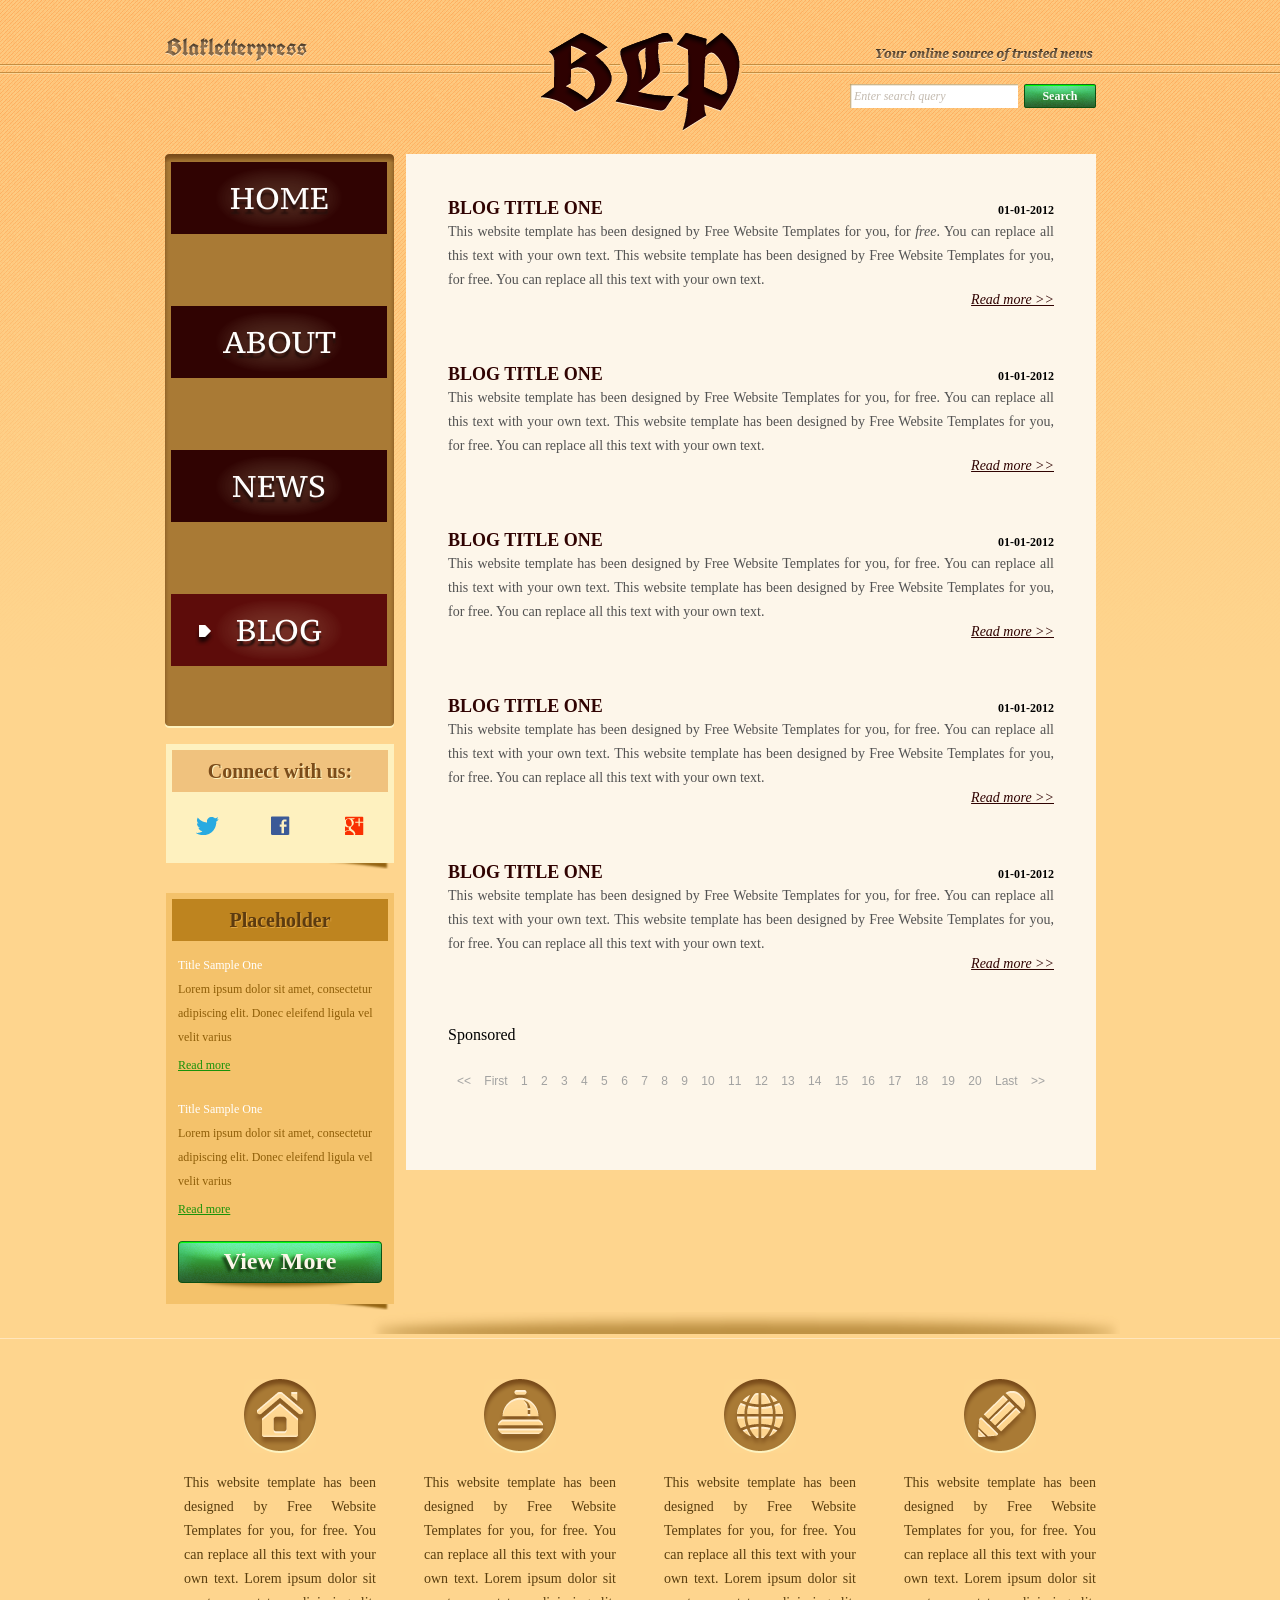
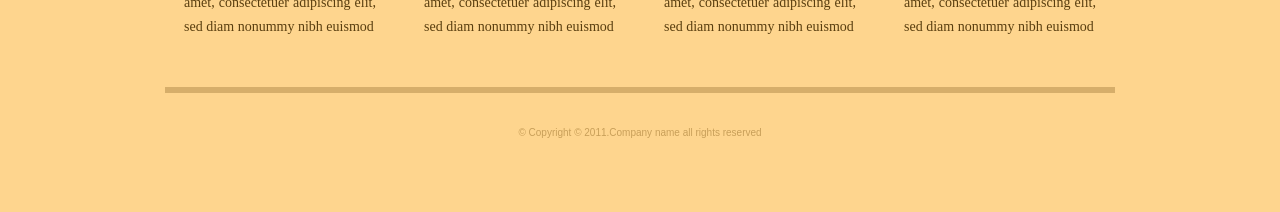
<file: Assigment2/blog_wrong.html>
<!DOCTYPE html>
<!-- Website template by freewebsitetemplates.com -->
<html>
<head>
	<meta charset="utf8">
	<title>Blog - Blakletterpress Website Template</title>
	<title>Blakletterpress</title>
	<link rel="stylesheet" href="css/style.css" type="text/css">
</head>
<body>
	<div id="page">
		<div id="header">
			<div id="motto">
				<a href="index.html" class="sitename" class="brand"><img src="images/blakletterpress.png" height="24" width="142px" alt="SiteName"></a>
				<p>
					<img src="images/header-text.png" height="14" width="218">
				</p>
			</div>
			<div id="logo">
				<a href="index.html"><img src="images/logo.png" alt="LOGO"></a>
			</div>
			<div id="searchbar">
				<form action="#" method="post">
					<input type="text" value="Enter search query" class="txtfield" onBlur="javascript:if(this.value==''){this.value=this.defaultValue;}" onFocus="javascript:if(this.value==this.defaultValue){this.value='';}">
					<input type="submit" value="Search" class="btn">
				</form>
			</div>
		</div>
		<div id="contents">
			<div id="main">
				<div class="body">
					<ul id="list">
						<li>
							<span class="time">01-01-2012</span>
							<h3>BLOG TITLE ONE</h3>
							<p>
								This website template has been designed by Free Website Templates for you, for <i>free</i>. You can replace all this text with your own text. This website template has been designed by Free Website Templates for you, for free. You can replace all this text with your own text.
							</p>
							<a href="blog.html" class="more">Read more >></a>
						</li>
						<li>
							<span class="time">01-01-2012</span>
							<h3>BLOG TITLE ONE</h3>
							<p>
								This website template has been designed by Free Website Templates for you, for free. You can replace all this text with your own text. This website template has been designed by Free Website Templates for you, for free. You can replace all this text with your own text.
							</p>
							<a href="blog.html" class="more">Read more >></a>
						</li>
						<li>
							<span class="time">01-01-2012</span>
							<h3>BLOG TITLE ONE</h3>
							<p>
								This website template has been designed by Free Website Templates for you, for free. You can replace all this text with your own text. This website template has been designed by Free Website Templates for you, for free. You can replace all this text with your own text.
							</p>
							<a href="blog.html" class="more">Read more >></a>
						</li>
						<li>
							<span class="time">01-01-2012</span>
							<h3>BLOG TITLE ONE</h3>
							<p>
								This website template has been designed by Free Website Templates for you, for free. You can replace all this text with your own text. This website template has been designed by Free Website Templates for you, for free. You can replace all this text with your own text.
							</p>
							<a href="blog.html" class="more">Read more >></a>
						</li>
						<li>
							<span class="time">01-01-2012</span>
							<h3>BLOG TITLE ONE</h3>
							<p>
								This website template has been designed by Free Website Templates for you, for free. You can replace all this text with your own text. This website template has been designed by Free Website Templates for you, for free. You can replace all this text with your own text.
							</p>
							<a href="blog.html" class="more">Read more >></a>
						</li>
						<div class="ad">Sponsored</div>
					</ul>
					<div id="pagination">
						<a href="blog.html">&lt;&lt;</a> <a href="blog.html?page=2&sort=new">First</a> <a href="blog.html">1 <a href="blog.html">2</a> <a href="blog.html">3</a> <a href="blog.html">4</a> <a href="blog.html">5</a> <a href="blog.html">6</a> <a href="blog.html">7</a> <a href="blog.html">8</a> <a href="blog.html">9</a> <a href="blog.html">10</a> <a href="blog.html">11</a> <a href="blog.html">12</a> <a href="blog.html">13</a> <a href="blog.html">14</a> <a href="blog.html">15</a> <a href="blog.html">16</a> <a href="blog.html">17</a> <a href="blog.html">18</a> <a href="blog.html">19</a> <a href="blog.html">20</a> <a href="blog.html">Last</a> <a href="blog.html">&gt;&gt;</a>
					</div>
				</div>
			</div>
			<div id="sidebar">
				<div id="navigation">
					<div>
						<ul id="list">
							<li>
								<a href="index.html">Home</a>
							</li>
							<li>
								<a href="about.html">About</a>
							</li>
							<li>
								<a href="news.html">News</a>
							</li>
							<li class="selected">
								<a href="blog.html">Blog</a>
							</li>
						</ul>
					</div>
				</div>
				<div class="section">
					<div id="connect">
						<h2>Connect with us:</h2>
						<a href="http://freewebsitetemplates.com/go/twitter/" target="_blank" class="twitter"></a> <a href="http://freewebsitetemplates.com/go/facebook/" target="_blank" class="facebook"></a> <a href="http://freewebsitetemplates.com/go/googleplus/" target="_blank" class="googleplus"></a>
					</div>
				</div>
				<div class="section">
					<div id="posts">
						<h2>Placeholder</h2>
						<ul>
							<li>
								<h5>Title Sample One</h5>
								<p>
									Lorem ipsum dolor sit amet, consectetur adipiscing elit. Donec eleifend ligula vel velit varius
								</p>
								<a href="news.html" class="more">Read more</a>
							</li>
							<li>
								<h5>Title Sample One</h5>
								<p>
									Lorem ipsum dolor sit amet, consectetur adipiscing elit. Donec eleifend ligula vel velit varius
								</p>
								<a href="news.html" class="more">Read more</a>
							</li>
						</ol>
						<a href="" class="btn2">View More</a>
					</div>
				</div>
			</div>
		</div>
		<div id="footer">
			<div>
				<ul id="featured">
					<li>
						<a href="index.html" class="home"></a>
						<p>
							This website template has been designed by Free Website Templates for you, for free. You can replace all this text with your own text. Lorem ipsum dolor sit amet, consectetuer adipiscing elit, sed diam nonummy nibh euismod
						</p>
					</li>
					<li>
						<a href="index.html" class="bell"></a>
						<p>
							This website template has been designed by Free Website Templates for you, for free. You can replace all this text with your own text. Lorem ipsum dolor sit amet, consectetuer adipiscing elit, sed diam nonummy nibh euismod
						</p>
					</li>
					<li>
						<a href="index.html" class="globe"></a>
						<p>
							This website template has been designed by Free Website Templates for you, for free. You can replace all this text with your own text. Lorem ipsum dolor sit amet, consectetuer adipiscing elit, sed diam nonummy nibh euismod
						</p>
					</li>
					<li>
						<a href="index.html" class="pencil"></a>
						<p>
							This website template has been designed by Free Website Templates for you, for free. You can replace all this text with your own text. Lorem ipsum dolor sit amet, consectetuer adipiscing elit, sed diam nonummy nibh euismod
						</p>
					</li>
				</ul>
				<p id="footnote">
					© Copyright © 2011.Company name all rights reserved
				</p>
			</div>
		</div>
	</div>
</body>
</html>
</file>
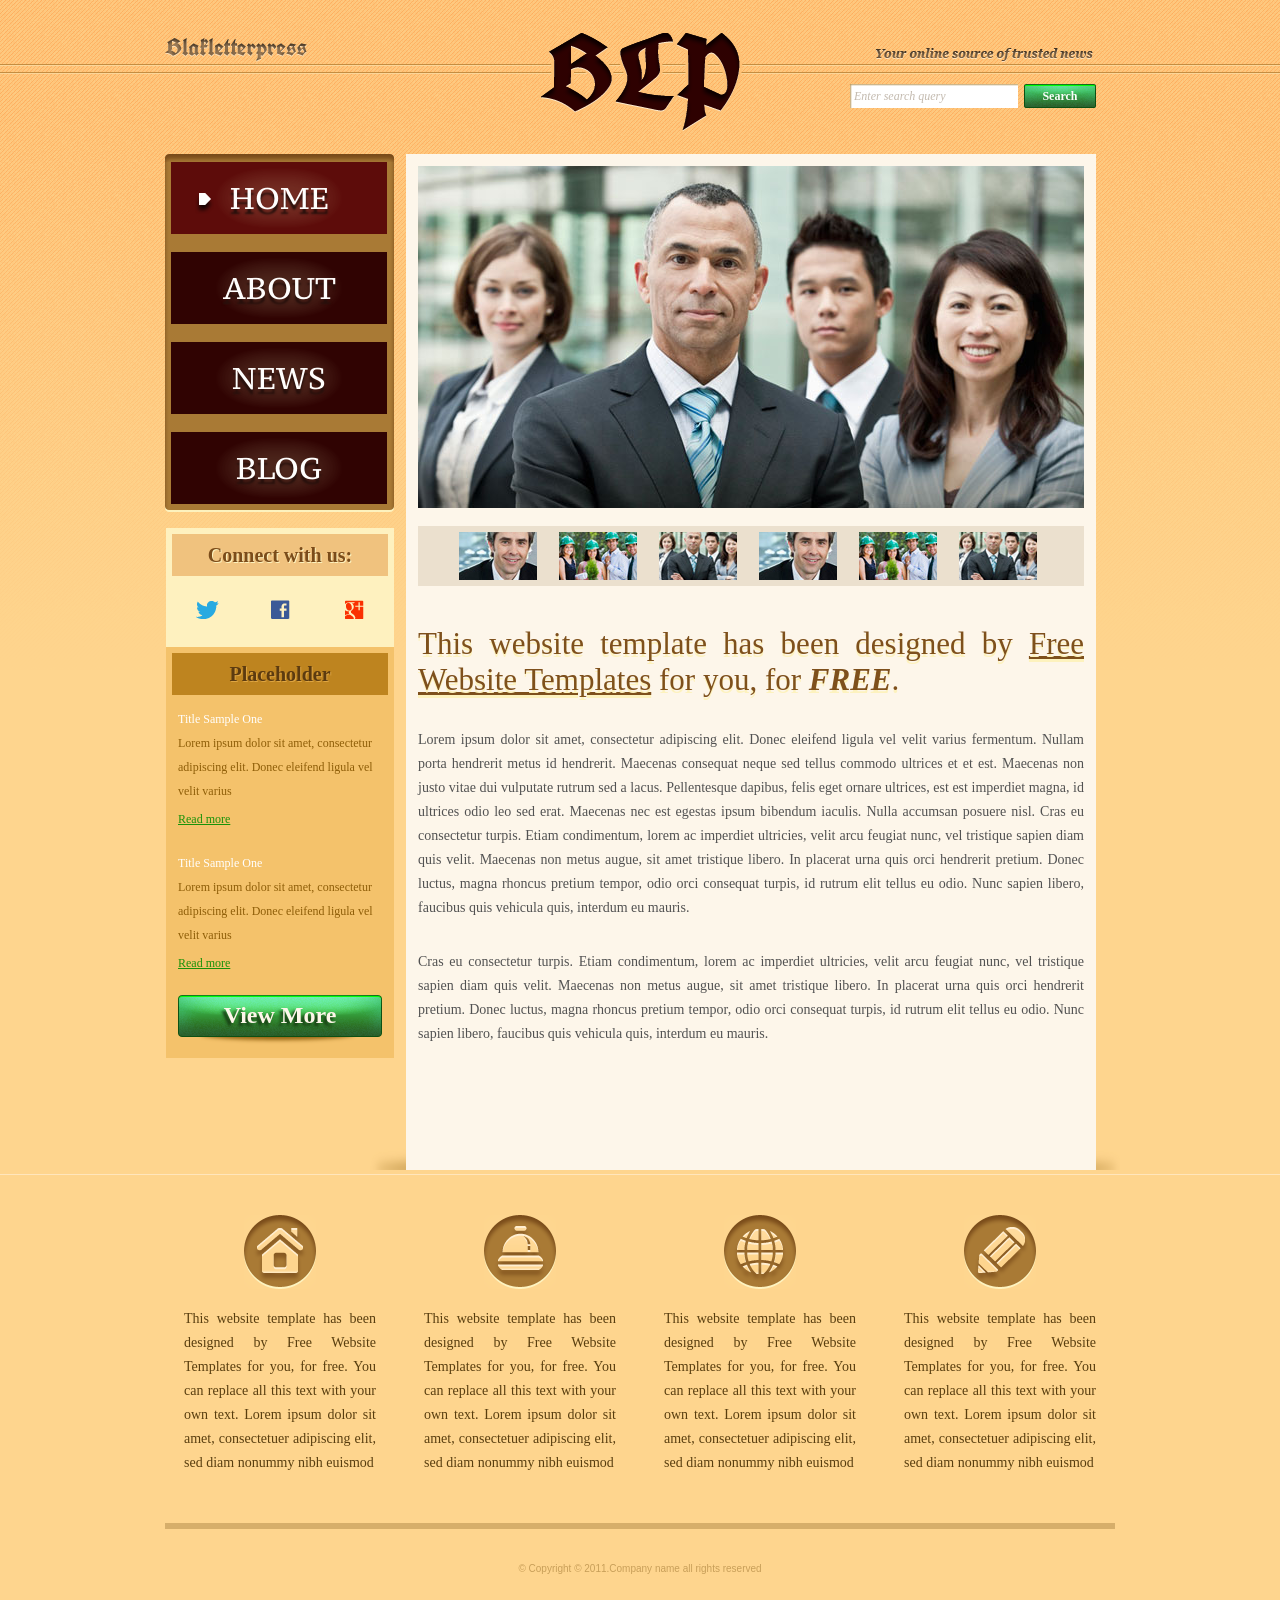
<file: Assigment2/index_new.html>
<!DOCTYPE html>
<!-- Website template by freewebsitetemplates.com -->
<html>
<head>
	<meta charset="UTF-8">
	<title>Blakletterpress Website Template</title>
	
	<!-- BỔ SUNG: Nên thêm thẻ meta description để tối ưu SEO cơ bản. Google thường dùng thẻ này để làm đoạn mô tả hiển thị trên kết quả tìm kiếm -->
	<meta name="description" content="Mô tả tóm tắt nội dung trang web của bạn tại đây để tăng tỷ lệ click (CTR).">
	
	<link rel="stylesheet" href="css/style.css" type="text/css">
</head>
<body>
	<div id="page">
		<!-- 
			TRƯỚC KHI SỬA: <div id="header">
			LỖI: Thẻ div không mang ý nghĩa ngữ nghĩa. Bot tìm kiếm không biết đây là phần đầu trang.
			SAU KHI SỬA: Dùng thẻ <header>. Thẻ này xác định rõ vùng chứa logo, tiêu đề và điều hướng chính của trang.
		-->
		<header id="header">
			<div id="motto">
				<a href="index.html" class="sitename"><img src="images/blakletterpress.png" height="24" width="142" alt="SiteName"></a>
				<p>
					<img src="images/header-text.png" height="14" width="218" alt="Text">
				</p>
			</div>
			<div id="logo">
				<a href="index.html"><img src="images/logo.png" alt="LOGO"></a>
			</div>
			<div id="searchbar">
				<form action="#" method="post">
					<input type="text" value="Enter search query" class="txtfield" onBlur="javascript:if(this.value==''){this.value=this.defaultValue;}" onFocus="javascript:if(this.value==this.defaultValue){this.value='';}">
					<input type="submit" value="Search" class="btn">
				</form>
			</div>
		</header>
		
		<div id="contents">
			<!-- 
				TRƯỚC KHI SỬA: <div id="main">
				LỖI: Nội dung trọng tâm của trang nằm trong một thẻ div chung chung.
				SAU KHI SỬA: Dùng thẻ <main>. Thẻ này báo cho công cụ tìm kiếm biết đây là vùng nội dung cốt lõi, quan trọng nhất của trang, giúp lập chỉ mục nội dung chính xác hơn. Lưu ý: Mỗi trang chỉ nên có duy nhất 1 thẻ <main>.
			-->
			<main id="main">
				<!-- 
					TRƯỚC KHI SỬA: <div id="gallery">
					LỖI: Dùng thẻ div cho một vùng nội dung độc lập.
					SAU KHI SỬA: Dùng thẻ <section>. Thẻ này đại diện cho một phần độc lập của tài liệu, thường có chủ đề riêng (ở đây là thư viện ảnh).
				-->
				<section id="gallery">
					<div>
						<img src="images/team-large.jpg" alt="Img">
					</div>
					<ul>
						<li><img src="images/smiling.jpg" alt="Img"></li>
						<li><img src="images/ecofriends.jpg" alt="Img"></li>
						<li><img src="images/team.jpg" alt="Img"></li>
						<li><img src="images/smiling.jpg" alt="Img"></li>
						<li><img src="images/ecofriends.jpg" alt="Img"></li>
						<li><img src="images/team.jpg" alt="Img"></li>
					</ul>
				</section>

				<!-- 
					TRƯỚC KHI SỬA: <div class="body">
					LỖI: Chứa một bài viết hoàn chỉnh nhưng dùng div.
					SAU KHI SỬA: Dùng thẻ <article>. Thẻ này cực kỳ tốt cho SEO, nó định nghĩa một nội dung độc lập, khép kín, có thể tái sử dụng hoặc phân phối (ví dụ: một bài blog, một tin tức).
				-->
				<article class="body">
					<h1>This website template has been designed by <a href="http://www.freewebsitetemplates.com/">Free Website Templates</a> for you, for <em>free</em>.</h1>
					<p>
						Lorem ipsum dolor sit amet, consectetur adipiscing elit. Donec eleifend ligula vel velit varius fermentum. Nullam porta hendrerit metus id hendrerit. Maecenas consequat neque sed tellus commodo ultrices et et est. Maecenas non justo vitae dui vulputate rutrum sed a lacus. Pellentesque dapibus, felis eget ornare ultrices, est est imperdiet magna, id ultrices odio leo sed erat. Maecenas nec est egestas ipsum bibendum iaculis. Nulla accumsan posuere nisl. Cras eu consectetur turpis. Etiam condimentum, lorem ac imperdiet ultricies, velit arcu feugiat nunc, vel tristique sapien diam quis velit. Maecenas non metus augue, sit amet tristique libero. In placerat urna quis orci hendrerit pretium. Donec luctus, magna rhoncus pretium tempor, odio orci consequat turpis, id rutrum elit tellus eu odio. Nunc sapien libero, faucibus quis vehicula quis, interdum eu mauris.
					</p>
					<p>
						Cras eu consectetur turpis. Etiam condimentum, lorem ac imperdiet ultricies, velit arcu feugiat nunc, vel tristique sapien diam quis velit. Maecenas non metus augue, sit amet tristique libero. In placerat urna quis orci hendrerit pretium. Donec luctus, magna rhoncus pretium tempor, odio orci consequat turpis, id rutrum elit tellus eu odio. Nunc sapien libero, faucibus quis vehicula quis, interdum eu mauris.
					</p>
				</article>
			</main>
			
			<!-- 
				TRƯỚC KHI SỬA: <div id="sidebar">
				LỖI: Cột bên (sidebar) chứa nội dung phụ trợ nhưng lại dùng div.
				SAU KHI SỬA: Dùng thẻ <aside>. Thẻ này báo hiệu cho máy đọc (screen reader) và bot tìm kiếm rằng nội dung bên trong chỉ mang tính chất bổ sung, liên quan gián tiếp đến nội dung chính.
			-->
			<aside id="sidebar">
				<!-- 
					TRƯỚC KHI SỬA: <div id="navigation">
					LỖI: Cụm liên kết điều hướng chính dùng thẻ div.
					SAU KHI SỬA: Dùng thẻ <nav>. Thẻ này xác định đây là tập hợp các liên kết điều hướng quan trọng nhất của trang.
				-->
				<nav id="navigation">
					<div>
						<ul>
							<li class="selected">
								<a href="index.html">Home</a>
							</li>
							<li>
								<a href="about.html">About</a>
							</li>
							<li>
								<a href="news.html">News</a>
							</li>
							<li>
								<a href="blog.html">Blog</a>
							</li>
						</ul>
					</div>
				</nav>
				
				<!-- 
					TRƯỚC KHI SỬA: <div class="section">
					LỖI: Các khối chức năng ở sidebar đang dùng div.
					SAU KHI SỬA: Chuyển thành <section> để tạo khối cấu trúc ngữ nghĩa rõ ràng hơn cho từng phần của thanh bên.
				-->
				<section class="section">
					<div id="connect">
						<h2>Connect with us:</h2>
						<a href="http://freewebsitetemplates.com/go/twitter/" target="_blank" class="twitter"></a> <a href="http://freewebsitetemplates.com/go/facebook/" target="_blank" class="facebook"></a> <a href="http://freewebsitetemplates.com/go/googleplus/" target="_blank" class="googleplus"></a>
					</div>
				</section>
				
				<section class="section">
					<div id="posts">
						<h2>Placeholder</h2>
						<ul>
							<li>
								<h5>Title Sample One</h5>
								<p>
									Lorem ipsum dolor sit amet, consectetur adipiscing elit. Donec eleifend ligula vel velit varius
								</p>
								<a href="news.html" class="more">Read more</a>
							</li>
							<li>
								<h5>Title Sample One</h5>
								<p>
									Lorem ipsum dolor sit amet, consectetur adipiscing elit. Donec eleifend ligula vel velit varius
								</p>
								<a href="news.html" class="more">Read more</a>
							</li>
						</ul>
						<a href="news.html" class="btn2">View More</a>
					</div>
				</section>
			</aside>
		</div>
		
		<!-- 
			TRƯỚC KHI SỬA: <div id="footer">
			LỖI: Phần chân trang dùng div.
			SAU KHI SỬA: Dùng thẻ <footer>. Thẻ này chứa thông tin bản quyền, liên hệ hoặc các liên kết phụ ở cuối trang, giúp cấu trúc trang web trở nên hoàn thiện hơn.
		-->
		<footer id="footer">
			<div>
				<ul id="featured">
					<li>
						<a href="index.html" class="home"></a>
						<p>
							This website template has been designed by Free Website Templates for you, for free. You can replace all this text with your own text. Lorem ipsum dolor sit amet, consectetuer adipiscing elit, sed diam nonummy nibh euismod
						</p>
					</li>
					<li>
						<a href="index.html" class="bell"></a>
						<p>
							This website template has been designed by Free Website Templates for you, for free. You can replace all this text with your own text. Lorem ipsum dolor sit amet, consectetuer adipiscing elit, sed diam nonummy nibh euismod
						</p>
					</li>
					<li>
						<a href="index.html" class="globe"></a>
						<p>
							This website template has been designed by Free Website Templates for you, for free. You can replace all this text with your own text. Lorem ipsum dolor sit amet, consectetuer adipiscing elit, sed diam nonummy nibh euismod
						</p>
					</li>
					<li>
						<a href="index.html" class="pencil"></a>
						<p>
							This website template has been designed by Free Website Templates for you, for free. You can replace all this text with your own text. Lorem ipsum dolor sit amet, consectetuer adipiscing elit, sed diam nonummy nibh euismod
						</p>
					</li>
				</ul>
				<p id="footnote">
					© Copyright © 2011.Company name all rights reserved
				</p>
			</div>
		</footer>
	</div>
</body>
</html>
</file>
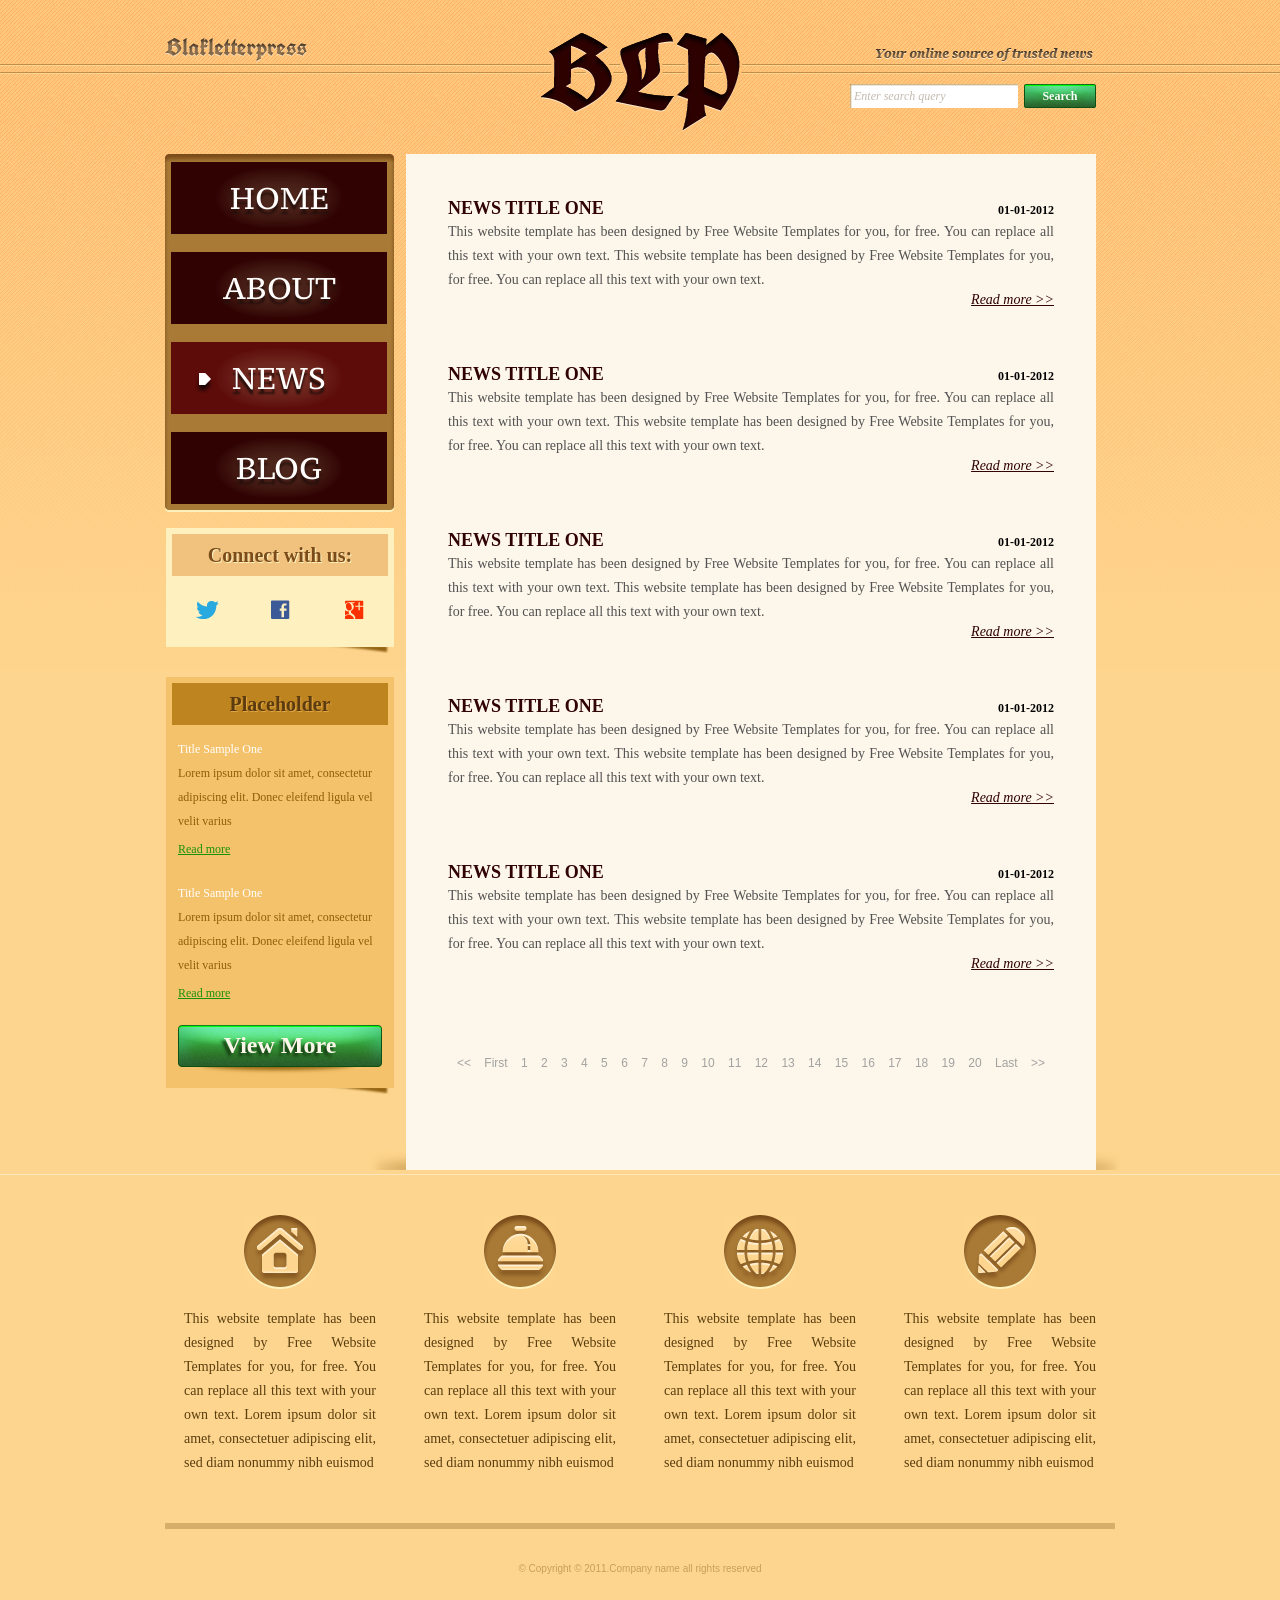
<file: Assigment2/news.html>
<!DOCTYPE html>
<!-- Website template by freewebsitetemplates.com -->
<html>
<head>
	<meta charset="UTF-8">
	<title>News - Blakletterpress Website Template</title>
	<link rel="stylesheet" href="css/style.css" type="text/css">
</head>
<body>
	<div id="page">
		<div id="header">
			<div id="motto">
				<a href="index.html" class="sitename"><img src="images/blakletterpress.png" height="24" width="142" alt="SiteName"></a>
				<p>
					<img src="images/header-text.png" height="14" width="218" alt="Text">
				</p>
			</div>
			<div id="logo">
				<a href="index.html"><img src="images/logo.png" alt="LOGO"></a>
			</div>
			<div id="searchbar">
				<form action="#" method="post">
					<input type="text" value="Enter search query" class="txtfield" onBlur="javascript:if(this.value==''){this.value=this.defaultValue;}" onFocus="javascript:if(this.value==this.defaultValue){this.value='';}">
					<input type="submit" value="Search" class="btn">
				</form>
			</div>
		</div>
		<div id="contents">
			<div id="main">
				<div class="body">
					<ul id="list">
						<li>
							<span class="time">01-01-2012</span>
							<h3>NEWS TITLE ONE</h3>
							<p>
								This website template has been designed by Free Website Templates for you, for free. You can replace all this text with your own text. This website template has been designed by Free Website Templates for you, for free. You can replace all this text with your own text.
							</p>
							<a href="news.html" class="more">Read more >></a>
						</li>
						<li>
							<span class="time">01-01-2012</span>
							<h3>NEWS TITLE ONE</h3>
							<p>
								This website template has been designed by Free Website Templates for you, for free. You can replace all this text with your own text. This website template has been designed by Free Website Templates for you, for free. You can replace all this text with your own text.
							</p>
							<a href="news.html" class="more">Read more >></a>
						</li>
						<li>
							<span class="time">01-01-2012</span>
							<h3>NEWS TITLE ONE</h3>
							<p>
								This website template has been designed by Free Website Templates for you, for free. You can replace all this text with your own text. This website template has been designed by Free Website Templates for you, for free. You can replace all this text with your own text.
							</p>
							<a href="news.html" class="more">Read more >></a>
						</li>
						<li>
							<span class="time">01-01-2012</span>
							<h3>NEWS TITLE ONE</h3>
							<p>
								This website template has been designed by Free Website Templates for you, for free. You can replace all this text with your own text. This website template has been designed by Free Website Templates for you, for free. You can replace all this text with your own text.
							</p>
							<a href="news.html" class="more">Read more >></a>
						</li>
						<li>
							<span class="time">01-01-2012</span>
							<h3>NEWS TITLE ONE</h3>
							<p>
								This website template has been designed by Free Website Templates for you, for free. You can replace all this text with your own text. This website template has been designed by Free Website Templates for you, for free. You can replace all this text with your own text.
							</p>
							<a href="news.html" class="more">Read more >></a>
						</li>
					</ul>
					<div id="pagination">
						<a href="news.html">&lt;&lt;</a> <a href="news.html">First</a> <a href="news.html">1</a> <a href="news.html">2</a> <a href="news.html">3</a> <a href="news.html">4</a> <a href="news.html">5</a> <a href="news.html">6</a> <a href="news.html">7</a> <a href="news.html">8</a> <a href="news.html">9</a> <a href="news.html">10</a> <a href="news.html">11</a> <a href="news.html">12</a> <a href="news.html">13</a> <a href="news.html">14</a> <a href="news.html">15</a> <a href="news.html">16</a> <a href="news.html">17</a> <a href="news.html">18</a> <a href="news.html">19</a> <a href="news.html">20</a> <a href="news.html">Last</a> <a href="news.html">&gt;&gt;</a>
					</div>
				</div>
			</div>
			<div id="sidebar">
				<div id="navigation">
					<div>
						<ul>
							<li>
								<a href="index.html">Home</a>
							</li>
							<li>
								<a href="about.html">About</a>
							</li>
							<li class="selected">
								<a href="news.html">News</a>
							</li>
							<li>
								<a href="blog.html">Blog</a>
							</li>
						</ul>
					</div>
				</div>
				<div class="section">
					<div id="connect">
						<h2>Connect with us:</h2>
						<a href="http://freewebsitetemplates.com/go/twitter/" target="_blank" class="twitter"></a> <a href="http://freewebsitetemplates.com/go/facebook/" target="_blank" class="facebook"></a> <a href="http://freewebsitetemplates.com/go/googleplus/" target="_blank" class="googleplus"></a>
					</div>
				</div>
				<div class="section">
					<div id="posts">
						<h2>Placeholder</h2>
						<ul>
							<li>
								<h5>Title Sample One</h5>
								<p>
									Lorem ipsum dolor sit amet, consectetur adipiscing elit. Donec eleifend ligula vel velit varius
								</p>
								<a href="news.html" class="more">Read more</a>
							</li>
							<li>
								<h5>Title Sample One</h5>
								<p>
									Lorem ipsum dolor sit amet, consectetur adipiscing elit. Donec eleifend ligula vel velit varius
								</p>
								<a href="news.html" class="more">Read more</a>
							</li>
						</ul>
						<a href="news.html" class="btn2">View More</a>
					</div>
				</div>
			</div>
		</div>
		<div id="footer">
			<div>
				<ul id="featured">
					<li>
						<a href="index.html" class="home"></a>
						<p>
							This website template has been designed by Free Website Templates for you, for free. You can replace all this text with your own text. Lorem ipsum dolor sit amet, consectetuer adipiscing elit, sed diam nonummy nibh euismod
						</p>
					</li>
					<li>
						<a href="index.html" class="bell"></a>
						<p>
							This website template has been designed by Free Website Templates for you, for free. You can replace all this text with your own text. Lorem ipsum dolor sit amet, consectetuer adipiscing elit, sed diam nonummy nibh euismod
						</p>
					</li>
					<li>
						<a href="index.html" class="globe"></a>
						<p>
							This website template has been designed by Free Website Templates for you, for free. You can replace all this text with your own text. Lorem ipsum dolor sit amet, consectetuer adipiscing elit, sed diam nonummy nibh euismod
						</p>
					</li>
					<li>
						<a href="index.html" class="pencil"></a>
						<p>
							This website template has been designed by Free Website Templates for you, for free. You can replace all this text with your own text. Lorem ipsum dolor sit amet, consectetuer adipiscing elit, sed diam nonummy nibh euismod
						</p>
					</li>
				</ul>
				<p id="footnote">
					© Copyright © 2011.Company name all rights reserved
				</p>
			</div>
		</div>
	</div>
</body>
</html>
</file>
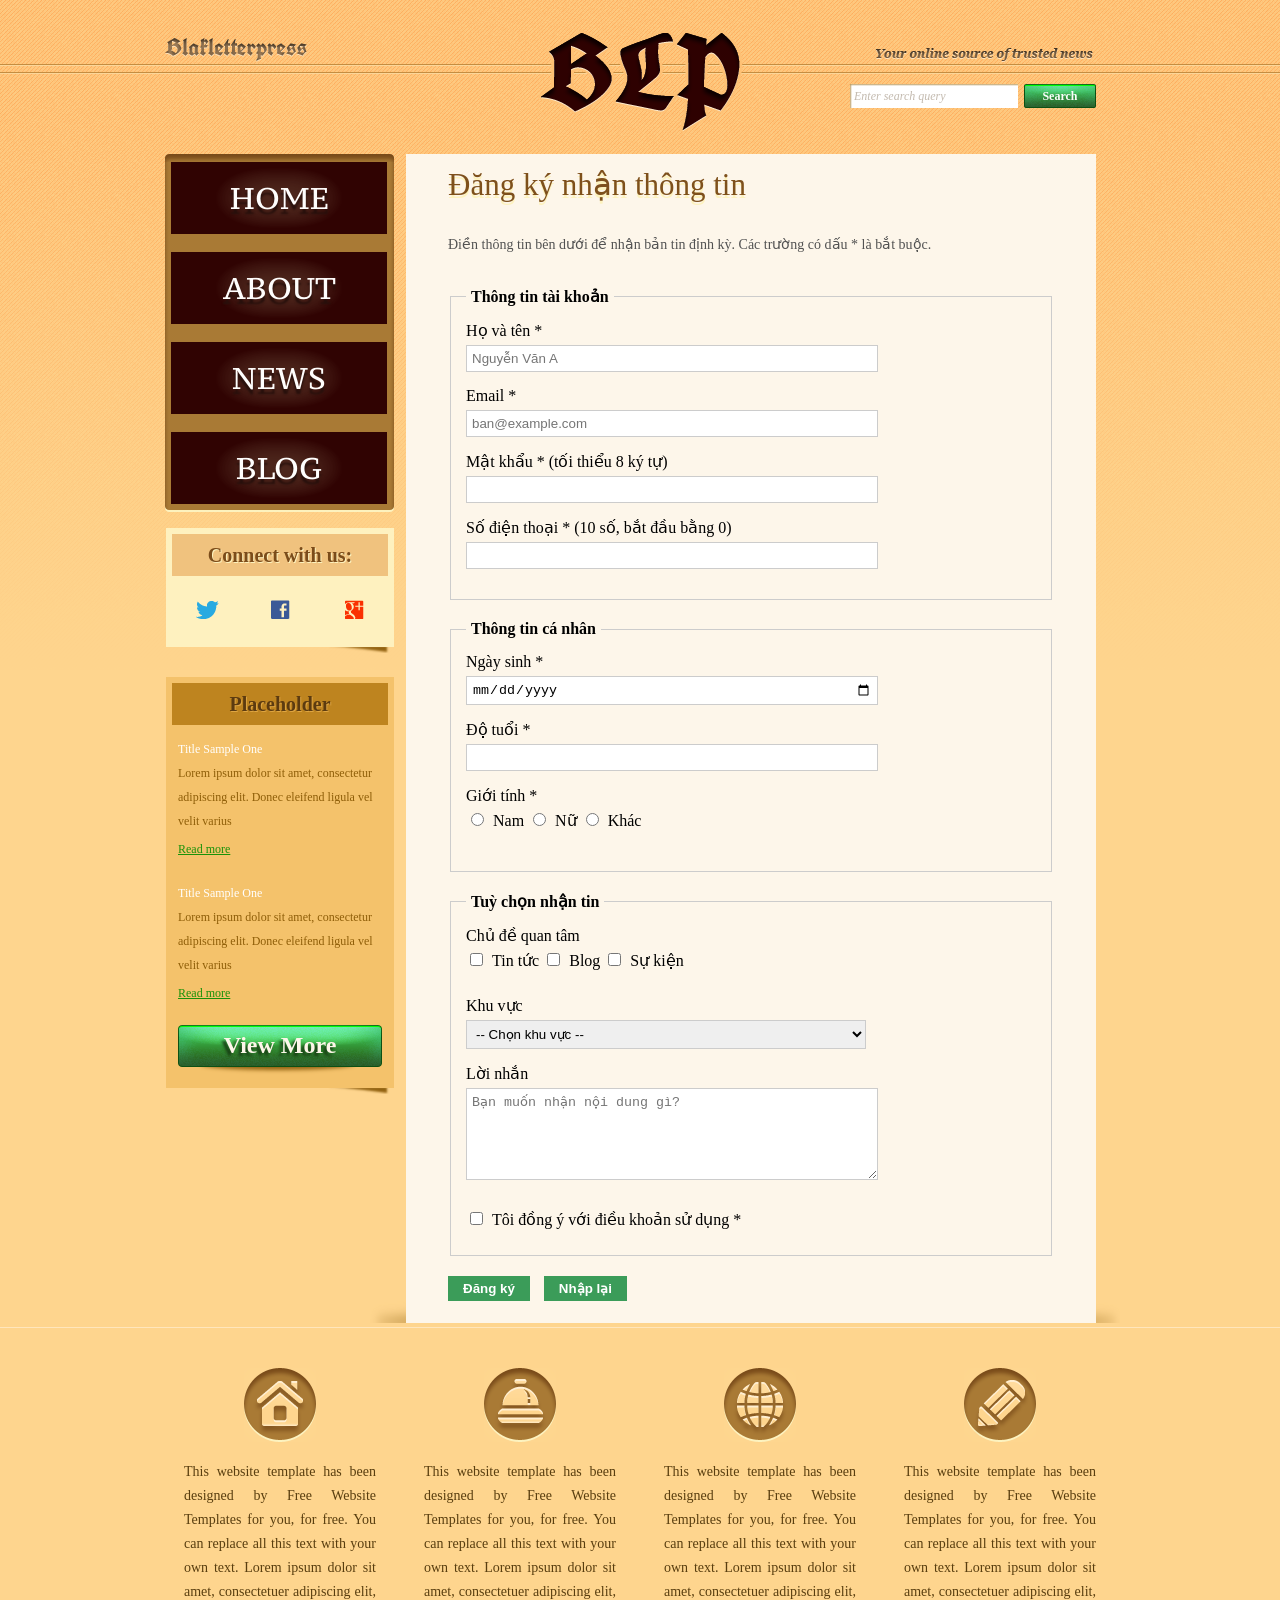
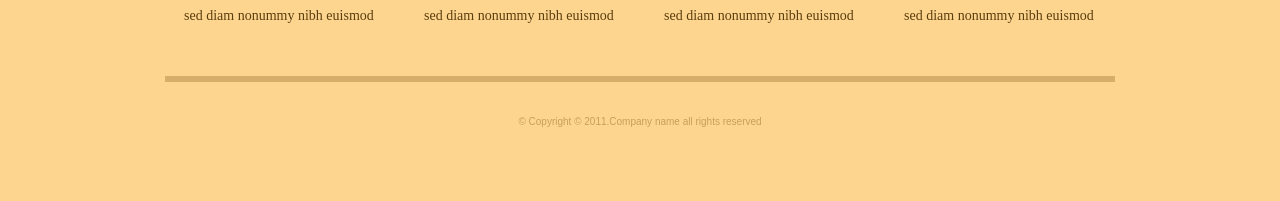
<file: Assigment2/register.html>
<!DOCTYPE html>
<!-- Website template by freewebsitetemplates.com -->
<html>
<head>
	<meta charset="UTF-8">
	<title>Đăng ký nhận thông tin - Blakletterpress</title>
	<link rel="stylesheet" href="css/style.css" type="text/css">
	<style>
		/* Thêm CSS cơ bản cho form để giống hình minh họa */
		.register-form fieldset { margin-bottom: 20px; border: 1px solid #ccc; padding: 15px; }
		.register-form legend { font-weight: bold; padding: 0 5px; }
		.register-form label { display: inline-block; margin-bottom: 5px; }
		.register-form input[type="text"], 
		.register-form input[type="email"], 
		.register-form input[type="password"], 
		.register-form input[type="tel"], 
		.register-form input[type="date"], 
		.register-form input[type="number"], 
		.register-form select, 
		.register-form textarea {
			width: 100%; max-width: 400px; padding: 5px; margin-bottom: 15px; border: 1px solid #ccc;
		}
		.register-form input[type="radio"], 
		.register-form input[type="checkbox"] { margin-right: 5px; margin-bottom: 15px; }
		.register-form .radio-group, .register-form .checkbox-group { margin-bottom: 15px; }
		.register-form textarea { height: 80px; resize: vertical; }
		.form-actions input { padding: 5px 15px; cursor: pointer; color: white; background-color: #3b9c59; border: none; font-weight: bold; margin-right: 10px;}
	</style>
</head>
<body>
	<div id="page">
		<div id="header">
			<div id="motto">
				<a href="index.html" class="sitename"><img src="images/blakletterpress.png" height="24" width="142" alt="SiteName"></a>
				<p>
					<img src="images/header-text.png" height="14" width="218" alt="Text">
				</p>
			</div>
			<div id="logo">
				<a href="index.html"><img src="images/logo.png" alt="LOGO"></a>
			</div>
			<div id="searchbar">
				<form action="#" method="post">
					<input type="text" value="Enter search query" class="txtfield" onBlur="javascript:if(this.value==''){this.value=this.defaultValue;}" onFocus="javascript:if(this.value==this.defaultValue){this.value='';}">
					<input type="submit" value="Search" class="btn">
				</form>
			</div>
		</div>
		<div id="contents">
			<div id="main">
				<div class="body">
					<h1>Đăng ký nhận thông tin</h1>
					<p>Điền thông tin bên dưới để nhận bản tin định kỳ. Các trường có dấu * là bắt buộc.</p>
					
					<form action="#" method="post" class="register-form">
						<fieldset>
							<legend>Thông tin tài khoản</legend>
							<label for="fullname">Họ và tên *</label><br>
							<input type="text" id="fullname" name="fullname" placeholder="Nguyễn Văn A" required><br>
							
							<label for="email">Email *</label><br>
							<input type="email" id="email" name="email" placeholder="ban@example.com" required><br>
							
							<label for="password">Mật khẩu * (tối thiểu 8 ký tự)</label><br>
							<input type="password" id="password" name="password" minlength="8" required><br>
							
							<label for="phone">Số điện thoại * (10 số, bắt đầu bằng 0)</label><br>
							<input type="tel" id="phone" name="phone" pattern="0[0-9]{9}" required><br>
						</fieldset>

						<fieldset>
							<legend>Thông tin cá nhân</legend>
							<label for="dob">Ngày sinh *</label><br>
							<input type="date" id="dob" name="dob" required><br>
							
							<label for="age">Độ tuổi *</label><br>
							<input type="number" id="age" name="age" required><br>
							
							<div class="radio-group">
								<label>Giới tính *</label><br>
								<input type="radio" id="male" name="gender" value="Nam" required> <label for="male">Nam</label>
								<input type="radio" id="female" name="gender" value="Nữ"> <label for="female">Nữ</label>
								<input type="radio" id="other" name="gender" value="Khác"> <label for="other">Khác</label>
							</div>
						</fieldset>

						<fieldset>
							<legend>Tuỳ chọn nhận tin</legend>
							<div class="checkbox-group">
								<label>Chủ đề quan tâm</label><br>
								<input type="checkbox" id="topic1" name="topic" value="Tin tức"> <label for="topic1">Tin tức</label>
								<input type="checkbox" id="topic2" name="topic" value="Blog"> <label for="topic2">Blog</label>
								<input type="checkbox" id="topic3" name="topic" value="Sự kiện"> <label for="topic3">Sự kiện</label>
							</div>
							
							<label for="region">Khu vực</label><br>
							<select id="region" name="region">
								<option value="">-- Chọn khu vực --</option>
							</select><br>
							
							<label for="message">Lời nhắn</label><br>
							<textarea id="message" name="message" placeholder="Bạn muốn nhận nội dung gì?"></textarea>
							
							<div style="margin-top: 10px;">
								<input type="checkbox" id="terms" name="terms" required> <label for="terms">Tôi đồng ý với điều khoản sử dụng *</label>
							</div>
						</fieldset>

						<div class="form-actions">
							<input type="submit" value="Đăng ký">
							<input type="reset" value="Nhập lại">
						</div>
					</form>
				</div>
			</div>
			<div id="sidebar">
				<div id="navigation">
					<div>
						<ul>
							<li>
								<a href="index.html">Home</a>
							</li>
							<li>
								<a href="about.html">About</a>
							</li>
							<li>
								<a href="news.html">News</a>
							</li>
							<li>
								<a href="blog.html">Blog</a>
							</li>
						</ul>
					</div>
				</div>
				<div class="section">
					<div id="connect">
						<h2>Connect with us:</h2>
						<a href="http://freewebsitetemplates.com/go/twitter/" target="_blank" class="twitter"></a> <a href="http://freewebsitetemplates.com/go/facebook/" target="_blank" class="facebook"></a> <a href="http://freewebsitetemplates.com/go/googleplus/" target="_blank" class="googleplus"></a>
					</div>
				</div>
				<div class="section">
					<div id="posts">
						<h2>Placeholder</h2>
						<ul>
							<li>
								<h5>Title Sample One</h5>
								<p>
									Lorem ipsum dolor sit amet, consectetur adipiscing elit. Donec eleifend ligula vel velit varius
								</p>
								<a href="news.html" class="more">Read more</a>
							</li>
							<li>
								<h5>Title Sample One</h5>
								<p>
									Lorem ipsum dolor sit amet, consectetur adipiscing elit. Donec eleifend ligula vel velit varius
								</p>
								<a href="news.html" class="more">Read more</a>
							</li>
						</ul>
						<a href="news.html" class="btn2">View More</a>
					</div>
				</div>
			</div>
		</div>
		<div id="footer">
			<div>
				<ul id="featured">
					<li>
						<a href="index.html" class="home"></a>
						<p>
							This website template has been designed by Free Website Templates for you, for free. You can replace all this text with your own text. Lorem ipsum dolor sit amet, consectetuer adipiscing elit, sed diam nonummy nibh euismod
						</p>
					</li>
					<li>
						<a href="index.html" class="bell"></a>
						<p>
							This website template has been designed by Free Website Templates for you, for free. You can replace all this text with your own text. Lorem ipsum dolor sit amet, consectetuer adipiscing elit, sed diam nonummy nibh euismod
						</p>
					</li>
					<li>
						<a href="index.html" class="globe"></a>
						<p>
							This website template has been designed by Free Website Templates for you, for free. You can replace all this text with your own text. Lorem ipsum dolor sit amet, consectetuer adipiscing elit, sed diam nonummy nibh euismod
						</p>
					</li>
					<li>
						<a href="index.html" class="pencil"></a>
						<p>
							This website template has been designed by Free Website Templates for you, for free. You can replace all this text with your own text. Lorem ipsum dolor sit amet, consectetuer adipiscing elit, sed diam nonummy nibh euismod
						</p>
					</li>
				</ul>
				<p id="footnote">
					© Copyright © 2011.Company name all rights reserved
				</p>
			</div>
		</div>
	</div>
</body>
</html>
</file>
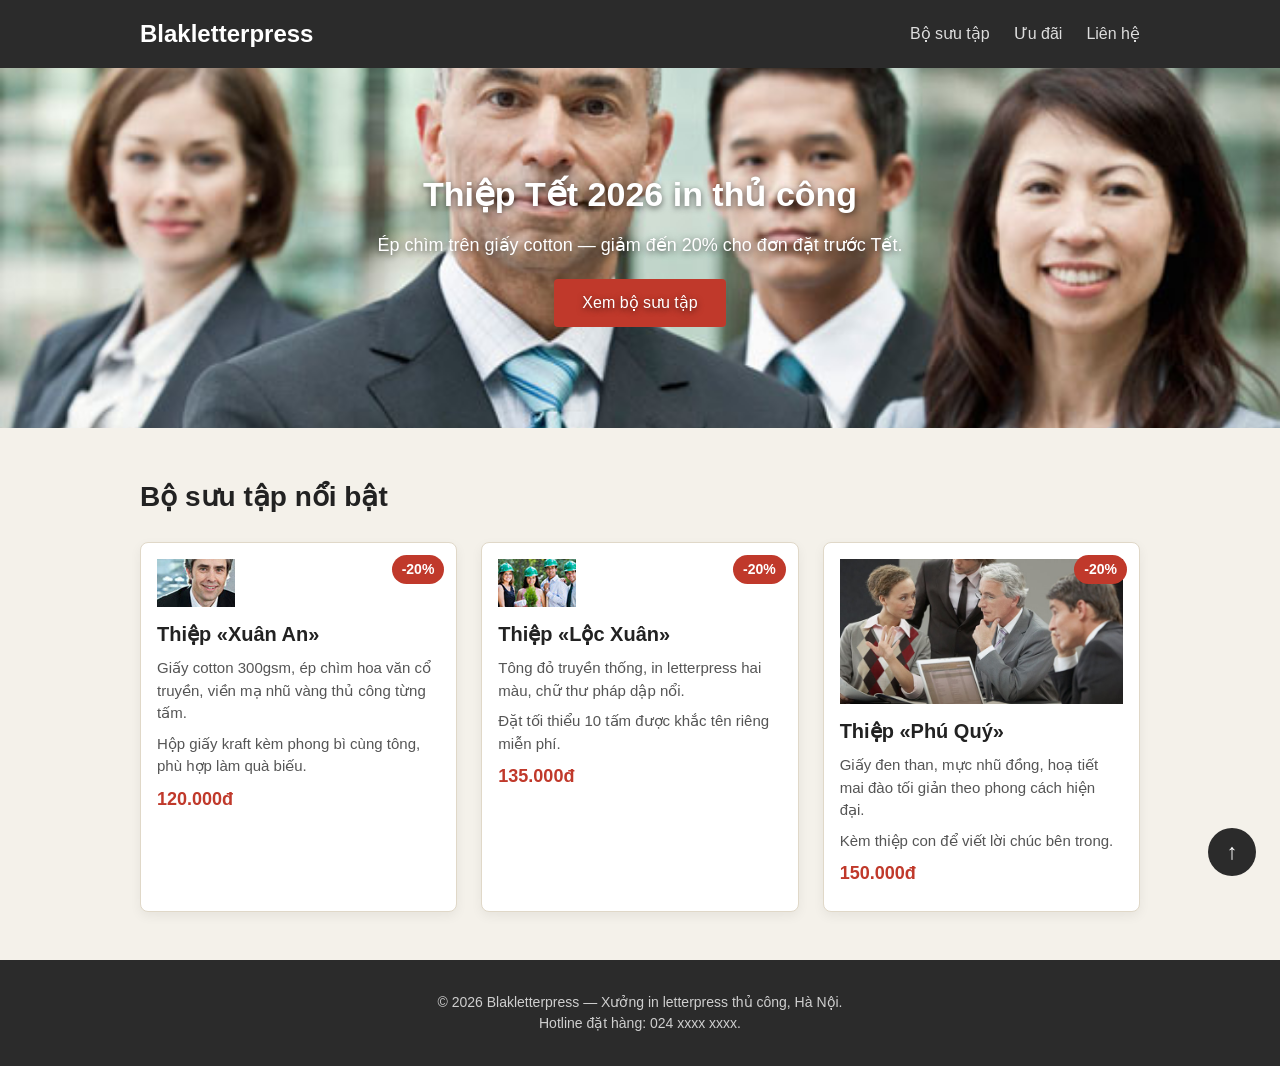
<file: Assignment3/BT1/trang.html>
<!DOCTYPE html>
<html lang="vi">
<head>
	<meta charset="UTF-8">
	<meta name="viewport" content="width=device-width, initial-scale=1.0">
	<title>Khuyến mãi thiệp Tết 2026 — Blakletterpress</title>
	<link rel="stylesheet" href="style-loi.css">
</head>
<body>
	<header class="site-header">
		<div class="header-inner">
			<a href="#" class="brand">Blakletterpress</a>
			<nav class="main-nav">
				<ul>
					<li><a href="#bo-suu-tap">Bộ sưu tập</a></li>
					<li><a href="#uu-dai">Ưu đãi</a></li>
					<li><a href="#lien-he">Liên hệ</a></li>
				</ul>
			</nav>
		</div>
	</header>

	<section class="hero">
		<img class="hero-bg" src="./images/team-large.jpg" alt="Xưởng in letterpress Blakletterpress">
		<div class="hero-overlay">
			<h1>Thiệp Tết 2026 in thủ công</h1>
			<p>Ép chìm trên giấy cotton — giảm đến 20% cho đơn đặt trước Tết.</p>
			<a href="#bo-suu-tap" class="hero-btn">Xem bộ sưu tập</a>
		</div>
	</section>

	<main>
		<section id="bo-suu-tap" class="products">
			<h2>Bộ sưu tập nổi bật</h2>
			<div class="card-list">

				<article class="card">
					<span class="badge">-20%</span>
					<img src="./images/smiling.jpg" alt="Thiệp Xuân An">
					<div class="card-body">
						<h3>Thiệp &laquo;Xuân An&raquo;</h3>
						<p>Giấy cotton 300gsm, ép chìm hoa văn cổ truyền, viền mạ nhũ vàng thủ công từng tấm.</p>
						<p>Hộp giấy kraft kèm phong bì cùng tông, phù hợp làm quà biếu.</p>
						<p class="price">120.000đ</p>
					</div>
				</article>

				<article class="card">
					<span class="badge">-20%</span>
					<img src="./images/ecofriends.jpg" alt="Thiệp Lộc Xuân">
					<div class="card-body">
						<h3>Thiệp &laquo;Lộc Xuân&raquo;</h3>
						<p>Tông đỏ truyền thống, in letterpress hai màu, chữ thư pháp dập nổi.</p>
						<p>Đặt tối thiểu 10 tấm được khắc tên riêng miễn phí.</p>
						<p class="price">135.000đ</p>
					</div>
				</article>

				<article class="card">
					<span class="badge">-20%</span>
					<img src="./images/meeting.jpg" alt="Thiệp Phú Quý">
					<div class="card-body">
						<h3>Thiệp &laquo;Phú Quý&raquo;</h3>
						<p>Giấy đen than, mực nhũ đồng, hoạ tiết mai đào tối giản theo phong cách hiện đại.</p>
						<p>Kèm thiệp con để viết lời chúc bên trong.</p>
						<p class="price">150.000đ</p>
					</div>
				</article>

			</div>
		</section>
	</main>

	<a href="#" class="back-to-top" aria-label="Lên đầu trang">↑</a>

	<footer id="lien-he" class="site-footer">
		<p>© 2026 Blakletterpress — Xưởng in letterpress thủ công, Hà Nội.</p>
		<p>Hotline đặt hàng: 024&nbsp;xxxx&nbsp;xxxx.</p>
	</footer>
</body>
</html>
</file>
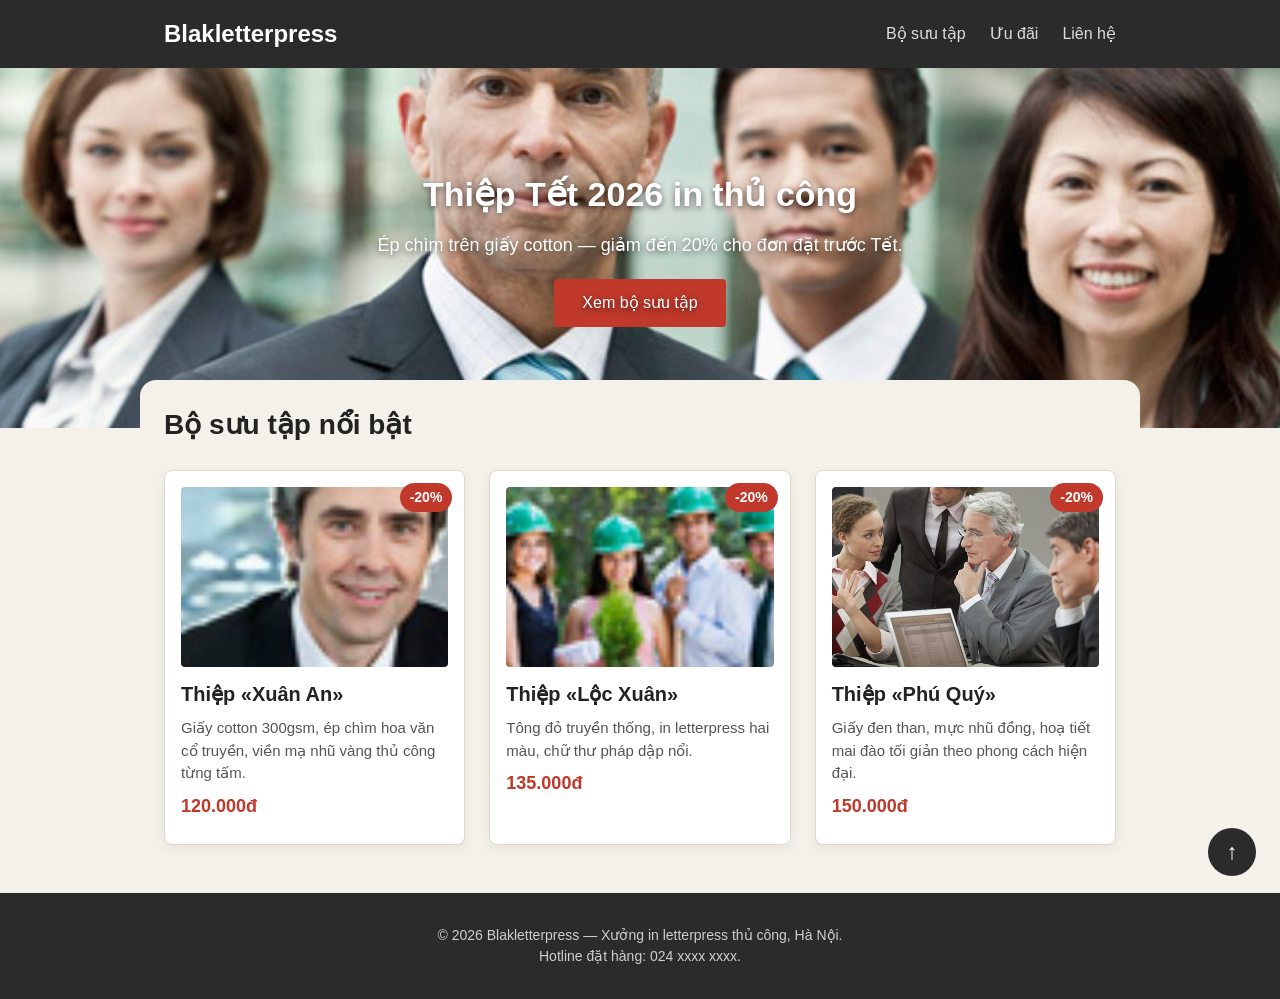
<file: Assignment3/BT2/trang.html>
<!DOCTYPE html>
<html lang="vi">
<head>
	<meta charset="UTF-8">
	<meta name="viewport" content="width=device-width, initial-scale=1.0">
	<title>Khuyến mãi thiệp Tết 2026 — Blakletterpress</title>
	<link rel="stylesheet" href="style-loi.css">
</head>
<body>
	<div class="page">
		<header class="site-header">
			<div class="header-inner">
				<a href="#" class="brand">Blakletterpress</a>
				<nav class="main-nav">
					<ul>
						<li><a href="#bo-suu-tap">Bộ sưu tập</a></li>
						<li><a href="#uu-dai">Ưu đãi</a></li>
						<li><a href="#lien-he">Liên hệ</a></li>
					</ul>
				</nav>
			</div>
		</header>

		<section class="hero">
			<img class="hero-bg" src="./images/team-large.jpg" alt="Xưởng in letterpress Blakletterpress">
			<div class="hero-overlay">
				<h1>Thiệp Tết 2026 in thủ công</h1>
				<p>Ép chìm trên giấy cotton — giảm đến 20% cho đơn đặt trước Tết.</p>
				<a href="#bo-suu-tap" class="hero-btn">Xem bộ sưu tập</a>
			</div>
		</section>

		<main>
			<section id="bo-suu-tap" class="products">
				<h2>Bộ sưu tập nổi bật</h2>
				<div class="card-list">

					<article class="card">
						<span class="badge">-20%</span>
						<img src="./images/smiling.jpg" alt="Thiệp Xuân An">
						<div class="card-body">
							<h3>Thiệp &laquo;Xuân An&raquo;</h3>
							<p>Giấy cotton 300gsm, ép chìm hoa văn cổ truyền, viền mạ nhũ vàng thủ công từng tấm.</p>
							<p class="price">120.000đ</p>
						</div>
					</article>

					<article class="card">
						<span class="badge">-20%</span>
						<img src="./images/ecofriends.jpg" alt="Thiệp Lộc Xuân">
						<div class="card-body">
							<h3>Thiệp &laquo;Lộc Xuân&raquo;</h3>
							<p>Tông đỏ truyền thống, in letterpress hai màu, chữ thư pháp dập nổi.</p>
							<p class="price">135.000đ</p>
						</div>
					</article>

					<article class="card">
						<span class="badge">-20%</span>
						<img src="./images/meeting.jpg" alt="Thiệp Phú Quý">
						<div class="card-body">
							<h3>Thiệp &laquo;Phú Quý&raquo;</h3>
							<p>Giấy đen than, mực nhũ đồng, hoạ tiết mai đào tối giản theo phong cách hiện đại.</p>
							<p class="price">150.000đ</p>
						</div>
					</article>

				</div>
			</section>
		</main>

		<a href="#" class="back-to-top" aria-label="Lên đầu trang">↑</a>

		<footer id="lien-he" class="site-footer">
			<p>© 2026 Blakletterpress — Xưởng in letterpress thủ công, Hà Nội.</p>
			<p>Hotline đặt hàng: 024&nbsp;xxxx&nbsp;xxxx.</p>
		</footer>
	</div>
</body>
</html>
</file>
<file: style.css>
:root {
  --bg: #f7f9fc;
  --surface: #ffffff;
  --surface-2: #edf2f7;
  --text: #18212b;
  --muted: #687482;
  --line: #dbe2ea;
  --primary: #315b8a;
  --primary-2: #203f62;
  --accent: #9fb6ce;
  --shadow: 0 20px 50px rgba(31, 49, 70, .10);
}

* { box-sizing: border-box; margin: 0; padding: 0; }
html { scroll-behavior: smooth; }
body {
  font-family: Inter, ui-sans-serif, system-ui, -apple-system, BlinkMacSystemFont, "Segoe UI", sans-serif;
  color: var(--text);
  background: var(--bg);
  line-height: 1.7;
}
a { color: inherit; text-decoration: none; }
.container { width: min(1120px, calc(100% - 40px)); margin: auto; }

.header {
  position: sticky; top: 0; z-index: 20;
  background: rgba(247,249,252,.86);
  backdrop-filter: blur(14px);
  border-bottom: 1px solid rgba(219,226,234,.8);
}
.nav { height: 72px; display: flex; align-items: center; gap: 28px; }
.logo { font-size: 24px; font-weight: 900; letter-spacing: -1px; margin-right: auto; }
.logo span { color: var(--primary); }
nav { display: flex; gap: 26px; }
nav a { font-size: 14px; font-weight: 700; color: var(--muted); }
nav a:hover { color: var(--primary); }
.theme-btn, .menu-btn {
  border: 1px solid var(--line); background: var(--surface);
  width: 40px; height: 40px; border-radius: 12px; cursor: pointer;
}
.menu-btn { display: none; }

.hero { padding: 100px 0 90px; overflow: hidden; }
.hero-grid { display: grid; grid-template-columns: 1.2fr .8fr; align-items: center; gap: 70px; }
.eyebrow {
  color: var(--primary); font-size: 12px; font-weight: 900;
  letter-spacing: 2px; margin-bottom: 14px;
}
h1 { font-size: clamp(42px, 6vw, 76px); line-height: 1.02; letter-spacing: -3px; }
h1 span { color: var(--primary); }
.hero-desc { max-width: 700px; color: var(--muted); font-size: 18px; margin: 25px 0; }
.hero-actions { display: flex; gap: 12px; margin: 26px 0; }
.btn {
  padding: 12px 20px; border-radius: 12px; font-weight: 800;
  border: 1px solid var(--line); transition: .2s;
}
.btn:hover { transform: translateY(-2px); }
.btn.primary { color: white; background: var(--primary); border-color: var(--primary); }
.btn.secondary { background: var(--surface); }
.quick-info { display: flex; gap: 22px; flex-wrap: wrap; color: var(--muted); font-size: 14px; }

.hero-photo { position: relative; justify-self: center; width: 330px; height: 390px; }
.hero-photo img {
  position: absolute; inset: 15px 15px 45px;
  width: calc(100% - 30px); height: calc(100% - 60px);
  object-fit: cover; border-radius: 42% 42% 28% 28%;
  box-shadow: var(--shadow); z-index: 2;
}
.photo-ring {
  position: absolute; inset: 0 0 25px;
  border: 2px solid var(--accent); border-radius: 45% 45% 30% 30%;
  transform: rotate(5deg);
}
.floating-card {
  position: absolute; z-index: 4; right: -30px; bottom: 0;
  display: flex; align-items: center; gap: 10px;
  padding: 13px 16px; background: var(--surface); border: 1px solid var(--line);
  border-radius: 16px; box-shadow: var(--shadow);
}
.floating-card small { display: block; color: var(--muted); }
.dot { width: 10px; height: 10px; background: #36a269; border-radius: 50%; }

.section { padding: 100px 0; }
.section-alt { background: var(--surface-2); }
.section-heading { margin-bottom: 42px; }
.section-heading h2, .contact-box h2 { font-size: clamp(32px, 4vw, 48px); line-height: 1.1; letter-spacing: -1.5px; }

.about-grid, .skills-grid { display: grid; grid-template-columns: repeat(3, 1fr); gap: 18px; }
.about-card, .skill-card {
  padding: 28px; background: var(--surface); border: 1px solid var(--line);
  border-radius: 20px; box-shadow: 0 8px 30px rgba(31,49,70,.04);
}
.about-card h3, .skill-card h3 { margin-bottom: 10px; }
.about-card p, .skill-card p { color: var(--muted); }

.skills-grid { grid-template-columns: repeat(4, 1fr); }
.skill-icon {
  width: 52px; height: 52px; display: grid; place-items: center;
  border-radius: 15px; background: var(--surface-2); color: var(--primary);
  font-weight: 900; margin-bottom: 20px;
}
.tags { display: flex; flex-wrap: wrap; gap: 10px; margin-top: 22px; }
.tags span, .project-tags span {
  padding: 6px 11px; border-radius: 999px; background: var(--surface);
  border: 1px solid var(--line); color: var(--muted); font-size: 13px; font-weight: 700;
}

.projects-grid { display: grid; grid-template-columns: repeat(2, 1fr); gap: 18px; }
.project-card {
  padding: 28px; border: 1px solid var(--line); background: var(--surface);
  border-radius: 20px; transition: .25s;
}
.project-card:hover { transform: translateY(-5px); box-shadow: var(--shadow); }
.project-card.featured { border-color: var(--accent); }
.project-top { display: flex; justify-content: space-between; margin-bottom: 26px; }
.project-number { color: var(--primary); font-weight: 900; font-size: 14px; }
.project-type { color: var(--muted); font-size: 11px; font-weight: 800; letter-spacing: 1px; }
.project-card h3 { font-size: 22px; margin-bottom: 12px; }
.project-card p { color: var(--muted); }
.project-tags { display: flex; flex-wrap: wrap; gap: 7px; margin-top: 20px; }
.project-tags span { background: var(--surface-2); }

.contact-section { padding-top: 40px; }
.contact-box {
  display: flex; justify-content: space-between; align-items: center; gap: 30px;
  padding: 45px; background: var(--primary-2); color: white; border-radius: 28px;
}
.contact-box .eyebrow { color: #bcd2e8; }
.contact-box p:not(.eyebrow) { color: #d4deea; margin-top: 10px; }
.contact-links { display: flex; flex-direction: column; gap: 10px; min-width: 220px; }
.contact-links a {
  padding: 11px 15px; border: 1px solid rgba(255,255,255,.22);
  border-radius: 12px; text-align: center; font-weight: 800;
}
.contact-links a:hover { background: rgba(255,255,255,.1); }

footer { padding: 26px 0; border-top: 1px solid var(--line); color: var(--muted); font-size: 13px; }
.footer-inner { display: flex; justify-content: space-between; gap: 15px; }

.reveal { opacity: 0; transform: translateY(18px); transition: .7s ease; }
.reveal.show { opacity: 1; transform: none; }

body.dark {
  --bg: #0e141b; --surface: #151e28; --surface-2: #1b2733;
  --text: #edf3f8; --muted: #aab6c2; --line: #293746;
  --primary: #7fa9d2; --primary-2: #182d43; --accent: #486987;
}
body.dark .header { background: rgba(14,20,27,.86); }

@media (max-width: 850px) {
  .hero { padding-top: 70px; }
  .hero-grid { grid-template-columns: 1fr; text-align: center; }
  .hero-photo { order: -1; width: 260px; height: 310px; }
  .hero-actions, .quick-info { justify-content: center; }
  .about-grid, .skills-grid { grid-template-columns: repeat(2, 1fr); }
  .contact-box { flex-direction: column; align-items: flex-start; }
  nav { display: none; position: absolute; top: 72px; left: 0; right: 0; padding: 18px 20px;
        background: var(--surface); border-bottom: 1px solid var(--line); flex-direction: column; }
  nav.open { display: flex; }
  .menu-btn { display: block; }
}
@media (max-width: 560px) {
  .container { width: min(100% - 28px, 1120px); }
  h1 { letter-spacing: -2px; }
  .about-grid, .skills-grid, .projects-grid { grid-template-columns: 1fr; }
  .section { padding: 75px 0; }
  .contact-box { padding: 28px; }
  .footer-inner { flex-direction: column; }
}
</file>
<file: Assigment2/css/style.css>
/* Website template by freewebsitetemplates.com */
@font-face {
	font-family: 'PTSerif-Caption';
	src: url('../fonts/PT_Serif-Caption-Web-Regular.eot');
	src: local('☺'), url('../fonts/PT_Serif-Caption-Web-Regular.woff') format('woff'), url('../fonts/PT_Serif-Caption-Web-Regular.ttf') format('truetype'), url('../fonts/PT_Serif-Caption-Web-Regular.svg') format('svg');
	font-weight: normal;
	font-style: normal;
}
@font-face {
	font-family: 'UnifrakturCook-Bold';
	src: url('../fonts/UnifrakturCook-Bold.eot');
	src: local('☺'), url('../fonts/UnifrakturCook-Bold.woff') format('woff'), url('../fonts/UnifrakturCook-Bold.ttf') format('truetype'), url('../fonts/UnifrakturCook-Bold.svg') format('svg');
	font-weight: normal;
	font-style: normal;
}
body {
	background: #fed58e url(../images/bg-body.png) repeat-x left top;
	font-family: Georgia, "Times New Roman", Times, serif;
	margin: 0;
}
#page {
	width: 960px;
	margin: 0 auto;
}
img {
	border: 0;
}
/*------------------------------ SPRITES ------------------------------*/
.btn, .btn2, #searchbar form input.txtfield, #navigation li, #navigation li a:hover, #navigation li.selected a {
	background: url(../images/interface.png) no-repeat;
}
#navigation, #navigation > div, #navigation ul {
	background-image: url(../images/bg-navigation.png);
	background-repeat: no-repeat;
}
#connect > a, #featured li > a {
	background: url(../images/icons.png) no-repeat;
}
.btn {
	background-position: -178px 0;
	color: #fcfefc;
	cursor: pointer;
	font-family: Georgia, "Times New Roman", Times, serif;
	font-size: 12px;
	font-weight: bold;
	height: 24px;
	line-height: 24px;
	width: 72px;
	padding: 0 0 4px;
	text-align: center;
}
.btn:hover {
	background-position: -260px 0;
}
.btn2 {
	background-position: 0 -32px;
	display: block;
	color: #fdf6ea;
	font-family: Georgia, "Times New Roman", Times, serif;
	font-size: 24px;
	font-weight: bold;
	height: 51px;
	line-height: 40px;
	width: 204px;
	text-align: center;
	text-decoration: none;
	text-shadow: -3px 3px 3px #173c13;
}
.btn2:hover {
	background-position: -216px -31px;
}
/*------------------------------ HEADER ------------------------------*/
#header {
	height: 106px;
	padding: 24px 0;
	text-align: center;
	position: relative
}
/** motto **/
#motto {
	text-align: right;
	padding: 13px 27px 15px 0;
}
a.sitename {
	float: left;
	font-family: "UnifrakturCook-Bold";
	font-size: 24px;
	height: 24px;
	margin-left: 5px;
}
#motto p {
	display: inline-block;
	height: 24px;
	line-height: 24px;
	margin: 8px 0 0;
}
/** Logo **/
#logo {
	display: inline-block;
	position: absolute;
	left: 360px;
	top: 24px;
}
/** Searchbar **/
#searchbar {
	padding: 0 24px 15px 0;
	text-align: right;
}
#searchbar form {
float: right;
}
#searchbar form input {
	float: left;
	border: 0;
	margin: 0;
}
#searchbar input.txtfield {
	background-position: 0 0;
	color: #c3baaf;
	font-family: Georgia, "Times New Roman", Times, serif;
	font-size: 12px;
	font-style: italic;
	height: 24px;
	line-height: 24px;
	width: 160px;
	margin: 0 6px 0 0;
	padding: 0 4px;
}
/*------------------------------ CONTENTS ------------------------------*/
#contents {
	background: url(../images/content-shadow.png) no-repeat right bottom;
display: inline-block; /* Needed for IE7 */
}
#contents:after {
	clear:both;
	content:"";
	display:block;
	height:0;
	line-height:0;
	visibility:hidden;
}
#contents h1 {
	color: #7e501c;
	font-size: 31px;
	font-weight: normal;
	margin: 0 0 30px;
	text-align: justify;
	text-shadow: 0 3px #fdf2be;
}
#contents h1 a {
	color: #7e501c;
}
#contents h1 em {
	font-weight: bold;
	text-transform: uppercase;
}
#contents h2 {
	font-size: 20px;
	line-height: 42px;
	margin: 0 0 24px;
	text-align: center;
}
#contents h3 {
	color: #300302;
	font-size: 18px;
	line-height: 24px;
	margin: 0 0 0;
	text-transform: uppercase;
}
#contents h4 {
	color: #300302;
	font-size: 14px;
	line-height: 24px;
	margin: 0;
}
#contents p {
	color: #525252;
	font-size: 14px;
	line-height: 24px;
	margin: 0;
	padding: 0 0 30px;
	text-align: justify;
}
#contents p a {
	color: #525252;
}
#contents p a:hover {
	color: #e19320;
}
/** MAIN **/
#main {
	float: right;
	background-color: #fdf6ea;
	min-height: 982px;
	width: 666px;
	margin: 0 24px 0 12px;
	padding: 12px 12px 22px;
}
#main div.body {
	padding: 0 30px;
}
/** list **/
#list {
	list-style: none;
	margin: 30px 0;
	padding: 0;
}
#list li {
	display: inline-block;
	width: 100%;
	margin: 0 0 54px;
}
#list span.time {
	float: right;
	font-size: 12px;
	font-weight: bold;
	margin: 7px 0 0;
}
#list li p {
	padding-bottom: 0;
}
#list li a.more {
	float: right;
	color: #300302;
	font-size: 14px;
	font-style: italic;
}
#list li a.more:hover {
	color: #097a07;
}
/** pagination **/
#pagination {
	font-family: Arial, Helvetica, sans-serif;
	font-size: 12px;
	text-align: center;
}
#pagination a {
	color: #a2a2a1;
	margin: 0 3px;
	padding: 0 2px;
	text-decoration: none;
}
#pagination a:hover {
	color: #be841f;
}
/** gallery **/
#gallery {
	margin: 0 0 36px;
}
#gallery > div {
	margin: 0 0 14px;
}
#gallery ul {
	background-color: #ebe0ce;
	display: inline-block;
	list-style: none;
	width: 606px;
	margin: 0;
	padding: 6px 30px;
}
#gallery ul li {
	float: left;
	cursor: pointer;
	height: 48px;
	width: 78px;
	margin: 0 11px;
}
#gallery ul li:hover {
	filter:alpha(opacity=80);
	opacity: 0.8;
}
/** SIDEBAR **/
#sidebar {
	float: left;
	height: auto;
	width: 229px;
	margin-left: 5px;
}
#sidebar div.section {
	background: url(../images/box-shadow-bottom.png) no-repeat left bottom;
	margin: 0 0 24px;
	padding: 0 0 6px;
}
/** Navigation **/
#navigation {
	background-position: -468px bottom;
	margin: 0 0 16px;
	padding: 0 0 8px;
}
#navigation > div {
	background-position: 0 top;
	padding: 8px 0 0;
}
#navigation ul {
	background-position: -234px top;
	background-repeat: repeat-y;
	list-style: none;
	margin: 0;
	padding: 0 6px;
}
#navigation li {
	background-position: 0 -90px;
	height: 72px;
	width: 216px;
	margin-top: 18px;
}
#navigation li:hover, #navigation li.selected {
	background-position: -226px -90px;
}
#navigation li:first-child {
	margin-top: 0;
}
#navigation li a {
	color: #fffefd;
	display: block;
	font: 30px/72px "PTSerif-Caption";
	text-align: center;
	text-decoration: none;
	text-transform: uppercase;
	text-shadow: 0 5px 2px #27100c;
}
#navigation li a:hover, #navigation li.selected a {
	background-position: 24px -162px;
}
/** connect **/
#connect {
	background-color: #fef1bf;
	margin-left: 1px;
	padding: 6px;
}
#connect h2 {
	background-color: #f0c27e;
	color: #7b4c1a;
	text-shadow: 1px 1px #fdf2be;
}
#connect > a {
	display: inline-block;
	height: 19px;
	width: 23px;
	margin: 0 24px 18px;
}
#connect a.twitter {
	background-position: 0 0;
}
#connect a.facebook {
	background-position: -72px 0;
	width: 19px;
}
#connect a.googleplus {
	background-position: -141px 0;
	width: 22px;
}
/** Post **/
#posts {
	background-color: #f4c26b;
	margin-left: 1px;
	padding: 6px;
}
#posts h2 {
	background-color: #be841f;
	color: #5c3b10;
	margin-bottom: 12px;
	text-shadow: 1px 1px #dfa643;
}
#posts ul {
	list-style: none;
	margin: 0;
	padding: 0 6px;
	overflow: hidden;
}
#posts li {
	margin: 0 0 24px;
}
#posts h5 {
	color: #fff;
	font-size: 12px;
	font-weight: normal;
	line-height: 24px;
	margin: 0;
}
#posts p {
	color: #8f5e08;
	font-size: 12px;
	padding-bottom: 6px;
	text-align: left;
}
#posts a.more {
	color: #199209;
	font-size: 12px;
}
#posts a.more:hover {
	color: #bb8528;
}
#posts a.btn2 {
	margin: 0 auto 6px;
}
/** hover states **/
#contents h1 a:hover, #posts p a:hover {
	text-decoration: none;
}
/*------------------------------ FOOTER ------------------------------*/
#footer {
	border-top: 1px solid #ffe6bc;
	width: 100%;
	padding: 40px 0;
	position: absolute;
	left: 0;
}
#footer > div {
	width: 960px;
	margin: 0 auto;
}
/** featured **/
#featured {
	display: inline-block;
	list-style: none;
	margin: 0 0 30px;
	padding: 0;
}
#featured li {
	float: left;
	width: 192px;
	margin: 0 24px;
}
#featured li > a {
	display: block;
	height: 74px;
	width: 72px;
	margin: 0 auto 18px;
}
#featured li a.home {
	background-position: -91px -27px;
}
#featured li a.bell {
	background-position: -91px -112px;
}
#featured li a.globe {
	background-position: -91px -196px;
}
#featured li a.pencil {
	background-position: -91px -280px;
}
#featured li a.home:hover {
	background-position: 0 -27px;
}
#featured li a.bell:hover {
	background-position: 0 -112px;
}
#featured li a.globe:hover {
	background-position: 0 -196px;
}
#featured li a.pencil:hover {
	background-position: 0 -280px;
}
#featured li p {
	color: #593e0f;
	font: 14px/24px "Times New Roman", Times, serif;
	text-align: justify;
}
#featured li p a {
	color: #593e0f;
}
#featured li p a:hover {
	color: #bb8528;
}
#footnote {
	color: #c89f59;
	font-family: "Trebuchet MS", Arial, Helvetica, sans-serif;
	font-size: 10px;
	width: 950px;
	border-top: 6px solid #d6ae6a;
	margin: 0 auto;
	padding: 34px 0;
	text-align: center;
}
</file>
<file: Assignment4/BT2/css/style.css>
/* Website template by freewebsitetemplates.com */
@font-face {
	font-family: 'PTSerif-Caption';
	src: url('../fonts/PT_Serif-Caption-Web-Regular.eot');
	src: local('☺'), url('../fonts/PT_Serif-Caption-Web-Regular.woff') format('woff'), url('../fonts/PT_Serif-Caption-Web-Regular.ttf') format('truetype'), url('../fonts/PT_Serif-Caption-Web-Regular.svg') format('svg');
	font-weight: normal;
	font-style: normal;
}
@font-face {
	font-family: 'UnifrakturCook-Bold';
	src: url('../fonts/UnifrakturCook-Bold.eot');
	src: local('☺'), url('../fonts/UnifrakturCook-Bold.woff') format('woff'), url('../fonts/UnifrakturCook-Bold.ttf') format('truetype'), url('../fonts/UnifrakturCook-Bold.svg') format('svg');
	font-weight: normal;
	font-style: normal;
}
body {
	background: #fed58e url(../images/bg-body.png) repeat-x left top;
	font-family: Georgia, "Times New Roman", Times, serif;
	margin: 0;
}
#background {
}
#page {
	width: 960px;
	margin: 0 auto;
}
img {
	border: 0;
}
/*------------------------------ SPRITES ------------------------------*/
.btn, .btn2, #searchbar form input.txtfield, #navigation li, #navigation li a:hover, #navigation li.selected a {
	background: url(../images/interface.png) no-repeat;
}
#navigation, #navigation > div, #navigation ul {
	background-image: url(../images/bg-navigation.png);
	background-repeat: no-repeat;
}
#connect > a, #featured li > a {
	background: url(../images/icons.png) no-repeat;
}
.btn {
	background-position: -178px 0;
	color: #fcfefc;
	cursor: pointer;
	font-family: Georgia, "Times New Roman", Times, serif;
	font-size: 12px;
	font-weight: bold;
	height: 24px;
	line-height: 24px;
	width: 72px;
	padding: 0 0 4px;
	text-align: center;
}
.btn:hover {
	background-position: -260px 0;
}
.btn2 {
	background-position: 0 -32px;
	display: block;
	color: #fdf6ea;
	font-family: Georgia, "Times New Roman", Times, serif;
	font-size: 24px;
	font-weight: bold;
	height: 51px;
	line-height: 40px;
	width: 204px;
	text-align: center;
	text-decoration: none;
	text-shadow: -3px 3px 3px #173c13;
}
.btn2:hover {
	background-position: -216px -31px;
}
/*------------------------------ HEADER ------------------------------*/
#header {
	height: 106px;
	padding: 24px 0;
	text-align: center;
	position: relative
}
/** motto **/
#motto {
	text-align: right;
	padding: 13px 27px 15px 0;
}
a.sitename {
	float: left;
	display: inline-block;
	font-family: "UnifrakturCook-Bold";
	font-size: 24px;
	height: 24px;
	margin-left: 5px;
}
#motto p {
	display: inline-block;
	height: 24px;
	line-height: 24px;
	margin: 8px 0 0;
}
/** Logo **/
#logo {
	display: inline-block;
	position: absolute;
	left: 360px;
	top: 24px;
}
/** Searchbar **/
#searchbar {
	padding: 0 24px 15px 0;
	text-align: right;
}
#searchbar form {
	display: inline-block;
*float: right; /** Needed for IE7 **/
}
#searchbar form input {
	float: left;
	border: 0;
	margin: 0;
}
#searchbar input.txtfield {
	background-position: 0 0;
	color: #c3baaf;
	font-family: Georgia, "Times New Roman", Times, serif;
	font-size: 12px;
	font-style: italic;
	height: 24px;
	line-height: 24px;
	width: 160px;
	margin: 0 6px 0 0;
	padding: 0 4px;
}
/*------------------------------ CONTENTS ------------------------------*/
#contents {
	background: url(../images/content-shadow.png) no-repeat right bottom;
*display: inline-block; /** Needed for IE7 **/
}
#contents:after {
	clear:both;
	content:"";
	display:block;
	height:0;
	line-height:0;
	visibility:hidden;
}
#contents h1 {
	color: #7e501c;
	font-size: 31px;
	font-weight: normal;
	margin: 0 0 30px;
	text-align: justify;
	text-shadow: 0 3px #fdf2be;
}
#contents h1 a {
	color: #7e501c;
}
#contents h1 em {
	font-weight: bold;
	text-transform: uppercase;
}
#contents h2 {
	font-size: 20px;
	line-height: 42px;
	margin: 0 0 24px;
	text-align: center;
}
#contents h3 {
	color: #300302;
	font-size: 18px;
	line-height: 24px;
	margin: 0 0 0;
	text-transform: uppercase;
}
#contents h4 {
	color: #300302;
	font-size: 14px;
	line-height: 24px;
	margin: 0;
}
#contents p {
	color: #525252;
	font-size: 14px;
	line-height: 24px;
	margin: 0;
	padding: 0 0 30px;
	text-align: justify;
}
#contents p a {
	color: #525252;
}
#contents p a:hover {
	color: #e19320;
}
/** MAIN **/
#main {
	float: right;
	background-color: #fdf6ea;
	min-height: 982px;
	width: 666px;
	margin: 0 24px 0 12px;
	padding: 12px 12px 22px;
}
#main div.body {
	padding: 0 30px;
}
/** list **/
#list {
	list-style: none;
	margin: 30px 0;
	padding: 0;
}
#list li {
	display: inline-block;
	width: 100%;
	margin: 0 0 54px;
}
#list span.time {
	float: right;
	font-size: 12px;
	font-weight: bold;
	margin: 7px 0 0;
}
#list li p {
	padding-bottom: 0;
}
#list li a.more {
	float: right;
	color: #300302;
	font-size: 14px;
	font-style: italic;
}
#list li a.more:hover {
	color: #097a07;
}
/** pagination **/
#pagination {
	font-family: Arial, Helvetica, sans-serif;
	font-size: 12px;
	text-align: center;
}
#pagination a {
	color: #a2a2a1;
	margin: 0 3px;
	padding: 0 2px;
	text-decoration: none;
}
#pagination a:hover {
	color: #be841f;
}
/** gallery **/
#gallery {
	margin: 0 0 36px;
}
#gallery > div {
	margin: 0 0 14px;
}
#gallery ul {
	background-color: #ebe0ce;
	display: inline-block;
	list-style: none;
	width: 606px;
	margin: 0;
	padding: 6px 30px;
}
#gallery ul li {
	float: left;
	cursor: pointer;
	height: 48px;
	width: 78px;
	margin: 0 11px;
}
#gallery ul li:hover {
	filter:alpha(opacity=80);
	opacity: 0.8;
}
/** SIDEBAR **/
#sidebar {
	float: left;
	height: auto;
	width: 229px;
	margin-left: 5px;
}
#sidebar div.section {
	background: url(../images/box-shadow-bottom.png) no-repeat left bottom;
	margin: 0 0 24px;
	padding: 0 0 6px;
}
/** Navigation **/
#navigation {
	background-position: -468px bottom;
	margin: 0 0 16px;
	padding: 0 0 8px;
}
#navigation > div {
	background-position: 0 top;
	padding: 8px 0 0;
}
#navigation ul {
	background-position: -234px top;
	background-repeat: repeat-y;
	list-style: none;
	margin: 0;
	padding: 0 6px;
}
#navigation li {
	background-position: 0 -90px;
	height: 72px;
	width: 216px;
	margin-top: 18px;
}
#navigation li:hover, #navigation li.selected {
	background-position: -226px -90px;
}
#navigation li:first-child {
	margin-top: 0;
}
#navigation li a {
	color: #fffefd;
	display: block;
	font: 30px/72px "PTSerif-Caption";
	text-align: center;
	text-decoration: none;
	text-transform: uppercase;
	text-shadow: 0 5px 2px #27100c;
}
#navigation li a:hover, #navigation li.selected a {
	background-position: 24px -162px;
}
/** connect **/
#connect {
	background-color: #fef1bf;
	margin-left: 1px;
	padding: 6px;
}
#connect h2 {
	background-color: #f0c27e;
	color: #7b4c1a;
	text-shadow: 1px 1px #fdf2be;
}
#connect > a {
	display: inline-block;
	height: 19px;
	width: 23px;
	margin: 0 24px 18px;
}
#connect a.twitter {
	background-position: 0 0;
}
#connect a.facebook {
	background-position: -72px 0;
	width: 19px;
}
#connect a.googleplus {
	background-position: -141px 0;
	width: 22px;
}
/** Post **/
#posts {
	background-color: #f4c26b;
	margin-left: 1px;
	padding: 6px;
}
#posts h2 {
	background-color: #be841f;
	color: #5c3b10;
	margin-bottom: 12px;
	text-shadow: 1px 1px #dfa643;
}
#posts ul {
	list-style: none;
	margin: 0;
	padding: 0 6px;
	overflow: hidden;
}
#posts li {
	margin: 0 0 24px;
}
#posts h5 {
	color: #fff;
	font-size: 12px;
	font-weight: normal;
	line-height: 24px;
	margin: 0;
}
#posts p {
	color: #8f5e08;
	font-size: 12px;
	padding-bottom: 6px;
	text-align: left;
}
#posts a.more {
	color: #199209;
	font-size: 12px;
}
#posts a.more:hover {
	color: #bb8528;
}
#posts a.btn2 {
	margin: 0 auto 6px;
}
/** hover states **/
#contents h1 a:hover, #posts p a:hover {
	text-decoration: none;
}
/*------------------------------ FOOTER ------------------------------*/
#footer {
	border-top: 1px solid #ffe6bc;
	width: 100%;
	padding: 40px 0;
	position: absolute;
	left: 0;
}
#footer > div {
	width: 960px;
	margin: 0 auto;
}
/** featured **/
#featured {
	display: inline-block;
	list-style: none;
	margin: 0 0 30px;
	padding: 0;
}
#featured li {
	float: left;
	width: 192px;
	margin: 0 24px;
}
#featured li > a {
	display: block;
	height: 74px;
	width: 72px;
	margin: 0 auto 18px;
}
#featured li a.home {
	background-position: -91px -27px;
}
#featured li a.bell {
	background-position: -91px -112px;
}
#featured li a.globe {
	background-position: -91px -196px;
}
#featured li a.pencil {
	background-position: -91px -280px;
}
#featured li a.home:hover {
	background-position: 0 -27px;
}
#featured li a.bell:hover {
	background-position: 0 -112px;
}
#featured li a.globe:hover {
	background-position: 0 -196px;
}
#featured li a.pencil:hover {
	background-position: 0 -280px;
}
#featured li p {
	color: #593e0f;
	font: 14px/24px "Times New Roman", Times, serif;
	text-align: justify;
}
#featured li p a {
	color: #593e0f;
}
#featured li p a:hover {
	color: #bb8528;
}
#footnote {
	color: #c89f59;
	font-family: "Trebuchet MS", Arial, Helvetica, sans-serif;
	font-size: 10px;
	width: 950px;
	border-top: 6px solid #d6ae6a;
	margin: 0 auto;
	padding: 34px 0;
	text-align: center;
}
</file>
<file: Assignment4/BT2/css/bai-js.css>
/* Bổ sung cho bài thực hành JavaScript — không sửa css/style.css gốc */
#ket-qua {
	background-color: #fef1bf;
	border: 1px solid #f0c27e;
	color: #300302;
	font: 13px/20px Consolas, "Courier New", monospace;
	min-height: 120px;
	margin: 12px 0 30px;
	padding: 12px;
	white-space: pre-wrap;
}
#contents code {
	background-color: #ebe0ce;
	font-family: Consolas, "Courier New", monospace;
	padding: 0 3px;
}
</file>
<file: Assignment4/BT3/css/style.css>
/* Website template by freewebsitetemplates.com */
@font-face {
	font-family: 'PTSerif-Caption';
	src: url('../fonts/PT_Serif-Caption-Web-Regular.eot');
	src: local('☺'), url('../fonts/PT_Serif-Caption-Web-Regular.woff') format('woff'), url('../fonts/PT_Serif-Caption-Web-Regular.ttf') format('truetype'), url('../fonts/PT_Serif-Caption-Web-Regular.svg') format('svg');
	font-weight: normal;
	font-style: normal;
}
@font-face {
	font-family: 'UnifrakturCook-Bold';
	src: url('../fonts/UnifrakturCook-Bold.eot');
	src: local('☺'), url('../fonts/UnifrakturCook-Bold.woff') format('woff'), url('../fonts/UnifrakturCook-Bold.ttf') format('truetype'), url('../fonts/UnifrakturCook-Bold.svg') format('svg');
	font-weight: normal;
	font-style: normal;
}
body {
	background: #fed58e url(../images/bg-body.png) repeat-x left top;
	font-family: Georgia, "Times New Roman", Times, serif;
	margin: 0;
}
#background {
}
#page {
	width: 960px;
	margin: 0 auto;
}
img {
	border: 0;
}
/*------------------------------ SPRITES ------------------------------*/
.btn, .btn2, #searchbar form input.txtfield, #navigation li, #navigation li a:hover, #navigation li.selected a {
	background: url(../images/interface.png) no-repeat;
}
#navigation, #navigation > div, #navigation ul {
	background-image: url(../images/bg-navigation.png);
	background-repeat: no-repeat;
}
#connect > a, #featured li > a {
	background: url(../images/icons.png) no-repeat;
}
.btn {
	background-position: -178px 0;
	color: #fcfefc;
	cursor: pointer;
	font-family: Georgia, "Times New Roman", Times, serif;
	font-size: 12px;
	font-weight: bold;
	height: 24px;
	line-height: 24px;
	width: 72px;
	padding: 0 0 4px;
	text-align: center;
}
.btn:hover {
	background-position: -260px 0;
}
.btn2 {
	background-position: 0 -32px;
	display: block;
	color: #fdf6ea;
	font-family: Georgia, "Times New Roman", Times, serif;
	font-size: 24px;
	font-weight: bold;
	height: 51px;
	line-height: 40px;
	width: 204px;
	text-align: center;
	text-decoration: none;
	text-shadow: -3px 3px 3px #173c13;
}
.btn2:hover {
	background-position: -216px -31px;
}
/*------------------------------ HEADER ------------------------------*/
#header {
	height: 106px;
	padding: 24px 0;
	text-align: center;
	position: relative
}
/** motto **/
#motto {
	text-align: right;
	padding: 13px 27px 15px 0;
}
a.sitename {
	float: left;
	display: inline-block;
	font-family: "UnifrakturCook-Bold";
	font-size: 24px;
	height: 24px;
	margin-left: 5px;
}
#motto p {
	display: inline-block;
	height: 24px;
	line-height: 24px;
	margin: 8px 0 0;
}
/** Logo **/
#logo {
	display: inline-block;
	position: absolute;
	left: 360px;
	top: 24px;
}
/** Searchbar **/
#searchbar {
	padding: 0 24px 15px 0;
	text-align: right;
}
#searchbar form {
	display: inline-block;
*float: right; /** Needed for IE7 **/
}
#searchbar form input {
	float: left;
	border: 0;
	margin: 0;
}
#searchbar input.txtfield {
	background-position: 0 0;
	color: #c3baaf;
	font-family: Georgia, "Times New Roman", Times, serif;
	font-size: 12px;
	font-style: italic;
	height: 24px;
	line-height: 24px;
	width: 160px;
	margin: 0 6px 0 0;
	padding: 0 4px;
}
/*------------------------------ CONTENTS ------------------------------*/
#contents {
	background: url(../images/content-shadow.png) no-repeat right bottom;
*display: inline-block; /** Needed for IE7 **/
}
#contents:after {
	clear:both;
	content:"";
	display:block;
	height:0;
	line-height:0;
	visibility:hidden;
}
#contents h1 {
	color: #7e501c;
	font-size: 31px;
	font-weight: normal;
	margin: 0 0 30px;
	text-align: justify;
	text-shadow: 0 3px #fdf2be;
}
#contents h1 a {
	color: #7e501c;
}
#contents h1 em {
	font-weight: bold;
	text-transform: uppercase;
}
#contents h2 {
	font-size: 20px;
	line-height: 42px;
	margin: 0 0 24px;
	text-align: center;
}
#contents h3 {
	color: #300302;
	font-size: 18px;
	line-height: 24px;
	margin: 0 0 0;
	text-transform: uppercase;
}
#contents h4 {
	color: #300302;
	font-size: 14px;
	line-height: 24px;
	margin: 0;
}
#contents p {
	color: #525252;
	font-size: 14px;
	line-height: 24px;
	margin: 0;
	padding: 0 0 30px;
	text-align: justify;
}
#contents p a {
	color: #525252;
}
#contents p a:hover {
	color: #e19320;
}
/** MAIN **/
#main {
	float: right;
	background-color: #fdf6ea;
	min-height: 982px;
	width: 666px;
	margin: 0 24px 0 12px;
	padding: 12px 12px 22px;
}
#main div.body {
	padding: 0 30px;
}
/** list **/
#list {
	list-style: none;
	margin: 30px 0;
	padding: 0;
}
#list li {
	display: inline-block;
	width: 100%;
	margin: 0 0 54px;
}
#list span.time {
	float: right;
	font-size: 12px;
	font-weight: bold;
	margin: 7px 0 0;
}
#list li p {
	padding-bottom: 0;
}
#list li a.more {
	float: right;
	color: #300302;
	font-size: 14px;
	font-style: italic;
}
#list li a.more:hover {
	color: #097a07;
}
/** pagination **/
#pagination {
	font-family: Arial, Helvetica, sans-serif;
	font-size: 12px;
	text-align: center;
}
#pagination a {
	color: #a2a2a1;
	margin: 0 3px;
	padding: 0 2px;
	text-decoration: none;
}
#pagination a:hover {
	color: #be841f;
}
/** gallery **/
#gallery {
	margin: 0 0 36px;
}
#gallery > div {
	margin: 0 0 14px;
}
#gallery ul {
	background-color: #ebe0ce;
	display: inline-block;
	list-style: none;
	width: 606px;
	margin: 0;
	padding: 6px 30px;
}
#gallery ul li {
	float: left;
	cursor: pointer;
	height: 48px;
	width: 78px;
	margin: 0 11px;
}
#gallery ul li:hover {
	filter:alpha(opacity=80);
	opacity: 0.8;
}
/** SIDEBAR **/
#sidebar {
	float: left;
	height: auto;
	width: 229px;
	margin-left: 5px;
}
#sidebar div.section {
	background: url(../images/box-shadow-bottom.png) no-repeat left bottom;
	margin: 0 0 24px;
	padding: 0 0 6px;
}
/** Navigation **/
#navigation {
	background-position: -468px bottom;
	margin: 0 0 16px;
	padding: 0 0 8px;
}
#navigation > div {
	background-position: 0 top;
	padding: 8px 0 0;
}
#navigation ul {
	background-position: -234px top;
	background-repeat: repeat-y;
	list-style: none;
	margin: 0;
	padding: 0 6px;
}
#navigation li {
	background-position: 0 -90px;
	height: 72px;
	width: 216px;
	margin-top: 18px;
}
#navigation li:hover, #navigation li.selected {
	background-position: -226px -90px;
}
#navigation li:first-child {
	margin-top: 0;
}
#navigation li a {
	color: #fffefd;
	display: block;
	font: 30px/72px "PTSerif-Caption";
	text-align: center;
	text-decoration: none;
	text-transform: uppercase;
	text-shadow: 0 5px 2px #27100c;
}
#navigation li a:hover, #navigation li.selected a {
	background-position: 24px -162px;
}
/** connect **/
#connect {
	background-color: #fef1bf;
	margin-left: 1px;
	padding: 6px;
}
#connect h2 {
	background-color: #f0c27e;
	color: #7b4c1a;
	text-shadow: 1px 1px #fdf2be;
}
#connect > a {
	display: inline-block;
	height: 19px;
	width: 23px;
	margin: 0 24px 18px;
}
#connect a.twitter {
	background-position: 0 0;
}
#connect a.facebook {
	background-position: -72px 0;
	width: 19px;
}
#connect a.googleplus {
	background-position: -141px 0;
	width: 22px;
}
/** Post **/
#posts {
	background-color: #f4c26b;
	margin-left: 1px;
	padding: 6px;
}
#posts h2 {
	background-color: #be841f;
	color: #5c3b10;
	margin-bottom: 12px;
	text-shadow: 1px 1px #dfa643;
}
#posts ul {
	list-style: none;
	margin: 0;
	padding: 0 6px;
	overflow: hidden;
}
#posts li {
	margin: 0 0 24px;
}
#posts h5 {
	color: #fff;
	font-size: 12px;
	font-weight: normal;
	line-height: 24px;
	margin: 0;
}
#posts p {
	color: #8f5e08;
	font-size: 12px;
	padding-bottom: 6px;
	text-align: left;
}
#posts a.more {
	color: #199209;
	font-size: 12px;
}
#posts a.more:hover {
	color: #bb8528;
}
#posts a.btn2 {
	margin: 0 auto 6px;
}
/** hover states **/
#contents h1 a:hover, #posts p a:hover {
	text-decoration: none;
}
/*------------------------------ FOOTER ------------------------------*/
#footer {
	border-top: 1px solid #ffe6bc;
	width: 100%;
	padding: 40px 0;
	position: absolute;
	left: 0;
}
#footer > div {
	width: 960px;
	margin: 0 auto;
}
/** featured **/
#featured {
	display: inline-block;
	list-style: none;
	margin: 0 0 30px;
	padding: 0;
}
#featured li {
	float: left;
	width: 192px;
	margin: 0 24px;
}
#featured li > a {
	display: block;
	height: 74px;
	width: 72px;
	margin: 0 auto 18px;
}
#featured li a.home {
	background-position: -91px -27px;
}
#featured li a.bell {
	background-position: -91px -112px;
}
#featured li a.globe {
	background-position: -91px -196px;
}
#featured li a.pencil {
	background-position: -91px -280px;
}
#featured li a.home:hover {
	background-position: 0 -27px;
}
#featured li a.bell:hover {
	background-position: 0 -112px;
}
#featured li a.globe:hover {
	background-position: 0 -196px;
}
#featured li a.pencil:hover {
	background-position: 0 -280px;
}
#featured li p {
	color: #593e0f;
	font: 14px/24px "Times New Roman", Times, serif;
	text-align: justify;
}
#featured li p a {
	color: #593e0f;
}
#featured li p a:hover {
	color: #bb8528;
}
#footnote {
	color: #c89f59;
	font-family: "Trebuchet MS", Arial, Helvetica, sans-serif;
	font-size: 10px;
	width: 950px;
	border-top: 6px solid #d6ae6a;
	margin: 0 auto;
	padding: 34px 0;
	text-align: center;
}
</file>
<file: Assignment4/BT3/css/bai-js.css>
/* Bổ sung cho bài thực hành JavaScript — không sửa css/style.css gốc */

/* ----- Dùng chung ----- */
#ket-qua {
	background-color: #fef1bf;
	border: 1px solid #f0c27e;
	color: #300302;
	font: 13px/20px Consolas, "Courier New", monospace;
	min-height: 60px;
	margin: 12px 0 30px;
	padding: 12px;
	white-space: pre-wrap;
}
#contents code {
	background-color: #ebe0ce;
	font-family: Consolas, "Courier New", monospace;
	padding: 0 3px;
}
#nut-khoa, #nut-dang, #nut-kiem-tra {
	background-color: #be841f;
	border: 0;
	color: #fffefd;
	cursor: pointer;
	font: bold 12px/24px Georgia, "Times New Roman", Times, serif;
	margin: 8px 0 0;
	padding: 0 12px;
}

/* ----- Bài A: thư viện ảnh ----- */
#gallery ul li.dang-chon {
	outline: 3px solid #be841f;
}
#chu-thich {
	font-size: 12px;
	font-style: italic;
	padding: 6px 0 0;
	text-align: center;
}

/* ----- Bài B: lọc tin và đăng tin nhanh ----- */
.an {
	display: none !important;
}
#list li p {
	max-height: 48px;
	overflow: hidden;
}
#list li p.day-du {
	max-height: none;
}
#list li button.more {
	background: none;
	border: 0;
	color: #300302;
	cursor: pointer;
	float: right;
	font: italic 14px Georgia, "Times New Roman", Times, serif;
	padding: 0;
}
#list li button.more:hover {
	color: #097a07;
}
#them-tin {
	background-color: #ebe0ce;
	margin: 30px 0 12px;
	padding: 12px;
}
#them-tin input, #them-tin textarea {
	border: 1px solid #c3baaf;
	box-sizing: border-box;
	display: block;
	font: 13px Georgia, "Times New Roman", Times, serif;
	margin: 6px 0;
	padding: 4px;
	width: 100%;
}
#bao-loi {
	color: #b3261e;
	font-size: 12px;
	min-height: 18px;
	padding: 6px 0 0;
}
#bo-dem, #khong-thay {
	font-size: 12px;
	font-style: italic;
	padding: 0;
}
</file>
<file: Assignment3/BT1/style-loi.css>
/* =====================================================================
   Blakletterpress — Trang khuyến mãi thiệp Tết 2026
   HOẠT ĐỘNG 1 — CSS ĐÃ CÀI LỖI (chủ đề: Box model + Position).

   Trang này đáng lẽ hiển thị như sau:
   - Thanh menu trên cùng DÍNH lại khi cuộn (sticky) và luôn nằm trên ảnh.
   - Ảnh hero phủ kín khung, chữ tiêu đề nằm CHÍNH GIỮA ảnh.
   - Ba thẻ sản phẩm xếp thành MỘT HÀNG, mỗi thẻ có nhãn "-20%" ở GÓC TRÊN
     BÊN PHẢI của chính thẻ đó; ảnh và chữ nằm gọn trong thẻ.
   - Nút "↑" nổi cố định ở GÓC DƯỚI BÊN PHẢI màn hình khi cuộn.

   Hiện tại bố cục đang VỠ. Nhiệm vụ của bạn (KHÔNG dùng AI): tìm và sửa
   các lỗi box model / position để trang hiển thị đúng như mô tả trên.
   ===================================================================== */

* {
	margin: 0;
	padding: 0;
}

body {
	font-family: "Segoe UI", Arial, sans-serif;
	color: #222;
	background: #f4f1ea;
	line-height: 1.5;
}

a {
	color: inherit;
}

/* ===== Header / thanh điều hướng ===== */
.site-header {
	background: #2b2b2b;
	position: sticky;
	top: 0;
	z-index: 10;
}

.header-inner {
	max-width: 1000px;
	margin: 0 auto;
	padding: 16px 24px;
	display: flex;
	align-items: center;
	justify-content: space-between;
}

.brand {
	color: #fff;
	font-size: 24px;
	font-weight: bold;
	text-decoration: none;
}

.main-nav ul {
	list-style: none;
	display: flex;
	gap: 24px;
}

.main-nav a {
	color: #ddd;
	text-decoration: none;
}

.main-nav a:hover {
	color: #fff;
}

/* ===== Hero ===== */
.hero {
	height: 360px;
	overflow: hidden;
	position: relative;
}

.hero-bg {
	width: 100%;
	height: 100%;
	object-fit: cover;
}

.hero-overlay {
	position: absolute;
	top: 50%;
	left: 50%;
	transform: translate(-50%, -50%);
	width: 80%;
	max-width: 560px;
	text-align: center;
	color: #fff;
	text-shadow: 0 2px 6px rgba(0, 0, 0, 0.6);
	z-index: 5;
}

.hero-overlay h1 {
	font-size: 34px;
	margin-bottom: 12px;
}

.hero-overlay p {
	font-size: 18px;
	margin-bottom: 20px;
}

.hero-btn {
	display: inline-block;
	padding: 12px 28px;
	background: #c0392b;
	color: #fff;
	text-decoration: none;
	border-radius: 4px;
}

/* ===== Khu sản phẩm ===== */
.products {
	max-width: 1000px;
	margin: 48px auto;
	padding: 0 24px;
}

.products h2 {
	margin-bottom: 24px;
	font-size: 28px;
}

.card-list {
	display: flex;
	flex-wrap: wrap;
	gap: 24px;
}

.card {
	flex: 1;
	min-height: 300px;
	background: #fff;
	border: 1px solid #e0d8c8;
	border-radius: 8px;
	padding: 16px;
	box-shadow: 0 4px 12px rgba(0, 0, 0, 0.06);
	position: relative;
}

.badge {
	position: absolute;
	top: 12px;
	right: 12px;
	background: #c0392b;
	color: #fff;
	font-size: 14px;
	font-weight: bold;
	padding: 4px 10px;
	border-radius: 20px;
}

.card img {
	display: block;
	max-width: 100%;
}

.card-body h3 {
	margin: 12px 0 8px;
	font-size: 20px;
}

.card-body p {
	margin-bottom: 8px;
	font-size: 15px;
	color: #555;
}

.card-body .price {
	color: #c0392b;
	font-weight: bold;
	font-size: 18px;
}

/* ===== Nút lên đầu trang ===== */
.back-to-top {
	position: fixed;
	bottom: 24px;
	right: 24px;
	width: 48px;
	height: 48px;
	background: #2b2b2b;
	color: #fff;
	text-align: center;
	line-height: 48px;
	font-size: 22px;
	text-decoration: none;
	border-radius: 50%;
}

/* ===== Footer ===== */
.site-footer {
	margin-top: 48px;
	padding: 32px 24px;
	background: #2b2b2b;
	color: #cfcfcf;
	text-align: center;
	font-size: 14px;
}
</file>
<file: Assignment3/BT2/style-loi.css>
/* =====================================================================
Blakletterpress — Trang khuyến mãi thiệp Tết 2026
HOẠT ĐỘNG 2 — CSS cho phần DÙNG GenAI (chủ đề: Box model + Position).

Khác với Hoạt động 1, ở đây trang trông GẦN NHƯ đúng: nhìn lướt qua thấy
ổn, nhưng vẫn còn MỘT VÀI LỖI TINH VI về box model / position mà bạn phải
phát hiện qua quan sát kỹ + DevTools (ví dụ: cuộn trang để kiểm tra menu,
xem nhãn "-20%" có đủ trên mọi thẻ không, thu hẹp cửa sổ xem thẻ có bị
rớt hàng không).

QUAN TRỌNG: trong file này CŨNG có những đoạn code TRÔNG "thừa/lạ" nhưng
thực ra ĐANG ĐÚNG và CẦN THIẾT. AI hay "sửa nhầm" chúng. Nhiệm vụ của bạn
là chỉ sửa lỗi thật và BẢO VỆ những đoạn đúng (xem yêu cầu trong de-bai.md).
===================================================================== */

* {
  margin: 0;
  padding: 0;
  box-sizing: border-box;
}

body {
  font-family: "Segoe UI", Arial, sans-serif;
  color: #222;
  background: #f4f1ea;
  line-height: 1.5;
}

a {
  color: inherit;
}

.page {
  overflow-x: hidden;
}

/* ===== Header / thanh điều hướng ===== */
.site-header {
  background: #2b2b2b;
  position: sticky;
  top: 0;
  z-index: 100; /* Đã sửa: Thêm z-index để header không bị các phần tử khác đè lên khi cuộn */
}

.header-inner {
  max-width: 1000px;
  margin: 0 auto;
  padding: 16px 24px;
  display: flex;
  align-items: center;
  justify-content: space-between;
}

.brand {
  color: #fff;
  font-size: 24px;
  font-weight: bold;
  text-decoration: none;
}

.main-nav ul {
  list-style: none;
  display: flex;
  gap: 24px;
}

.main-nav a {
  color: #ddd;
  text-decoration: none;
}

.main-nav a:hover {
  color: #fff;
}

/* ===== Hero ===== */
.hero {
  position: relative;
  height: 360px;
  overflow: hidden;
}

.hero-bg {
  width: 100%;
  height: 100%;
  object-fit: cover;
  transform: scale(1.08); /* Giữ nguyên hiệu ứng thiết kế */
}

.hero-overlay {
  position: absolute;
  top: 50%;
  left: 50%;
  transform: translate(-50%, -50%);
  width: 80%;
  max-width: 560px;
  text-align: center;
  color: #fff;
  text-shadow: 0 2px 6px rgba(0, 0, 0, 0.6);
}

.hero-overlay h1 {
  font-size: 34px;
  margin-bottom: 12px;
}

.hero-overlay p {
  font-size: 18px;
  margin-bottom: 20px;
}

.hero-btn {
  display: inline-block;
  padding: 12px 28px;
  background: #c0392b;
  color: #fff;
  text-decoration: none;
  border-radius: 4px;
}

/* ===== Khu sản phẩm ===== */
.products {
  max-width: 1000px;
  margin: -48px auto 48px; /* Giữ nguyên: Margin âm để tạo hiệu ứng xếp lớp lên hero */
  padding: 24px 24px 0;
  position: relative;
  z-index: 1;
  background: #f4f1ea;
  border-radius: 16px 16px 0 0;
}

.products h2 {
  margin-bottom: 24px;
  font-size: 28px;
}

.card-list {
  display: flex;
  flex-wrap: wrap;
  gap: 24px;
}

.card {
  flex: 0 0 calc((100% - 48px) / 3);
  min-height: 320px;
  position: relative;
  box-sizing: border-box; /* Đã sửa: Từ content-box thành border-box để tránh rớt cột do cộng dồn padding */
  background: #fff;
  border: 1px solid #e0d8c8;
  border-radius: 8px;
  padding: 16px;
  box-shadow: 0 4px 12px rgba(0, 0, 0, 0.06);
}

.badge {
  position: absolute;
  top: 12px;
  right: 12px;
  background: #c0392b;
  color: #fff;
  font-size: 14px;
  font-weight: bold;
  padding: 4px 10px;
  border-radius: 20px;
  z-index: 3; /* Đã sửa: Thêm z-index lớn hơn hình ảnh để nhãn không bị che khuất */
}

.card img {
  display: block;
  width: 100%;
  height: 180px;
  object-fit: cover;
  border-radius: 4px;
  position: relative;
  z-index: 2; /* Giữ nguyên cấu trúc */
}

.card-body h3 {
  margin: 12px 0 8px;
  font-size: 20px;
}

.card-body p {
  margin-bottom: 8px;
  font-size: 15px;
  color: #555;
}

.card-body .price {
  color: #c0392b;
  font-weight: bold;
  font-size: 18px;
}

/* ===== Nút lên đầu trang ===== */
.back-to-top {
  position: fixed;
  bottom: 24px;
  right: 24px;
  width: 48px;
  height: 48px;
  background: #2b2b2b;
  color: #fff;
  text-align: center;
  line-height: 48px;
  font-size: 22px;
  text-decoration: none;
  border-radius: 50%;
  z-index: 200;
}

/* ===== Footer ===== */
.site-footer {
  padding: 32px 24px;
  background: #2b2b2b;
  color: #cfcfcf;
  text-align: center;
  font-size: 14px;
}
</file>
